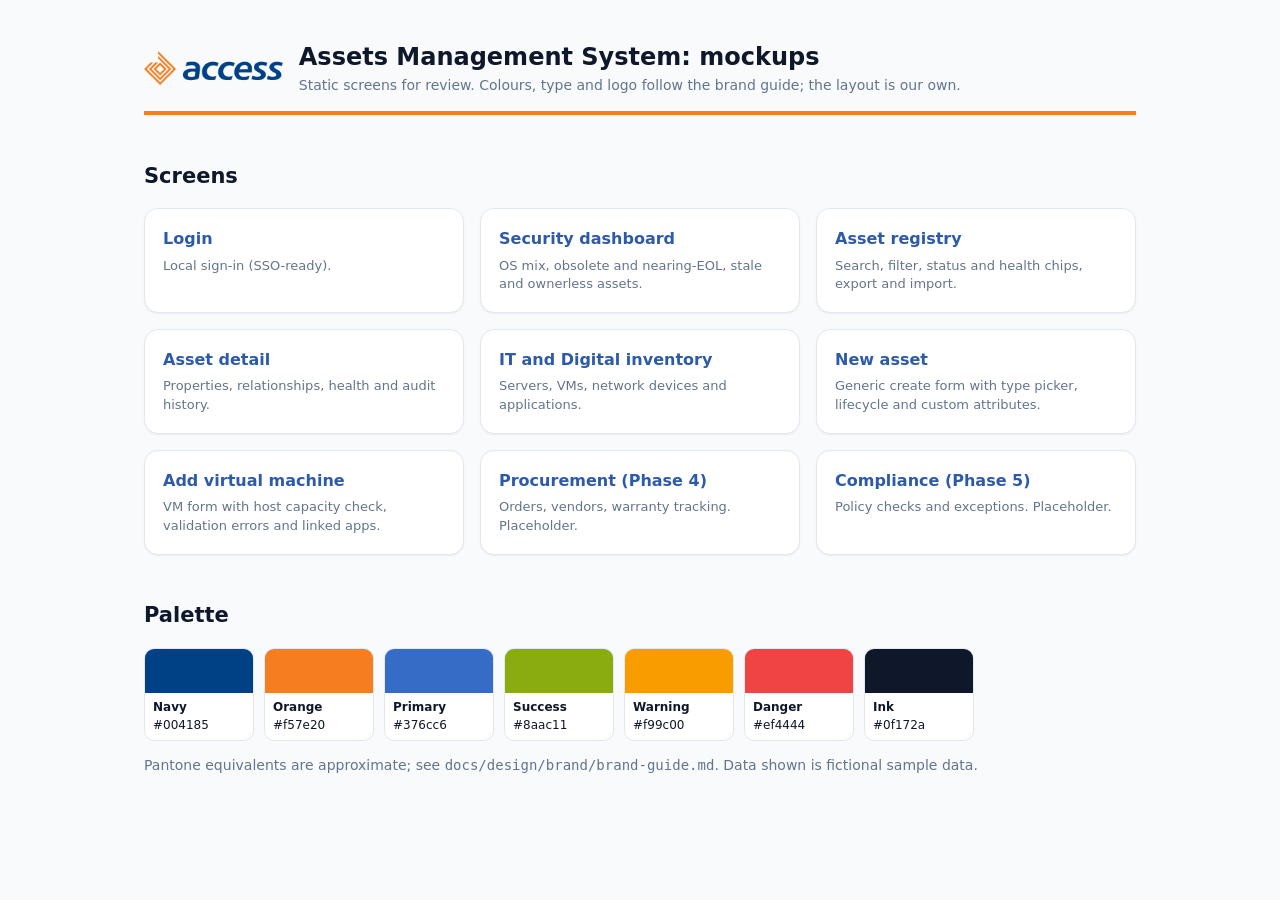
<file: mockups/index.html>
<!doctype html>
<html lang="en">
<head>
  <meta charset="utf-8">
  <meta name="viewport" content="width=device-width, initial-scale=1">
  <title>Assets Management - Mockups</title>
  <link rel="icon" href="../docs/design/brand/favicon-32x32.png">
  <link rel="stylesheet" href="../docs/design/brand/design-tokens.css">
  <link rel="stylesheet" href="assets/styles.css">
</head>
<body>
  <div class="gallery">
    <header>
      <img src="../docs/design/brand/access-logo.png" alt="Access logo">
      <div>
        <h1 style="margin:0;font-size:24px">Assets Management System: mockups</h1>
        <div class="muted">Static screens for review. Colours, type and logo follow the brand guide; the layout is our own.</div>
      </div>
    </header>

    <section>
      <h2>Screens</h2>
      <div class="grid g-3">
        <a class="card tile" href="login.html"><h3>Login</h3><p>Local sign-in (SSO-ready).</p></a>
        <a class="card tile" href="dashboard-security.html"><h3>Security dashboard</h3><p>OS mix, obsolete and nearing-EOL, stale and ownerless assets.</p></a>
        <a class="card tile" href="assets-list.html"><h3>Asset registry</h3><p>Search, filter, status and health chips, export and import.</p></a>
        <a class="card tile" href="asset-detail.html"><h3>Asset detail</h3><p>Properties, relationships, health and audit history.</p></a>
        <a class="card tile" href="it-inventory.html"><h3>IT and Digital inventory</h3><p>Servers, VMs, network devices and applications.</p></a>
        <a class="card tile" href="asset-new.html"><h3>New asset</h3><p>Generic create form with type picker, lifecycle and custom attributes.</p></a>
        <a class="card tile" href="vm-new.html"><h3>Add virtual machine</h3><p>VM form with host capacity check, validation errors and linked apps.</p></a>
        <a class="card tile" href="procurement.html"><h3>Procurement (Phase 4)</h3><p>Orders, vendors, warranty tracking. Placeholder.</p></a>
        <a class="card tile" href="compliance.html"><h3>Compliance (Phase 5)</h3><p>Policy checks and exceptions. Placeholder.</p></a>
      </div>
    </section>

    <section>
      <h2>Palette</h2>
      <div class="swatches">
        <div class="sw"><div style="background:var(--brand-navy)"></div><span><b>Navy</b><br>#004185</span></div>
        <div class="sw"><div style="background:var(--brand-orange)"></div><span><b>Orange</b><br>#f57e20</span></div>
        <div class="sw"><div style="background:var(--primary-500)"></div><span><b>Primary</b><br>#376cc6</span></div>
        <div class="sw"><div style="background:var(--success-500)"></div><span><b>Success</b><br>#8aac11</span></div>
        <div class="sw"><div style="background:var(--warning-500)"></div><span><b>Warning</b><br>#f99c00</span></div>
        <div class="sw"><div style="background:var(--danger-500)"></div><span><b>Danger</b><br>#ef4444</span></div>
        <div class="sw"><div style="background:var(--ink-900)"></div><span><b>Ink</b><br>#0f172a</span></div>
      </div>
      <p class="muted">Pantone equivalents are approximate; see <code>docs/design/brand/brand-guide.md</code>. Data shown is fictional sample data.</p>
    </section>
  </div>
</body>
</html>
</file>
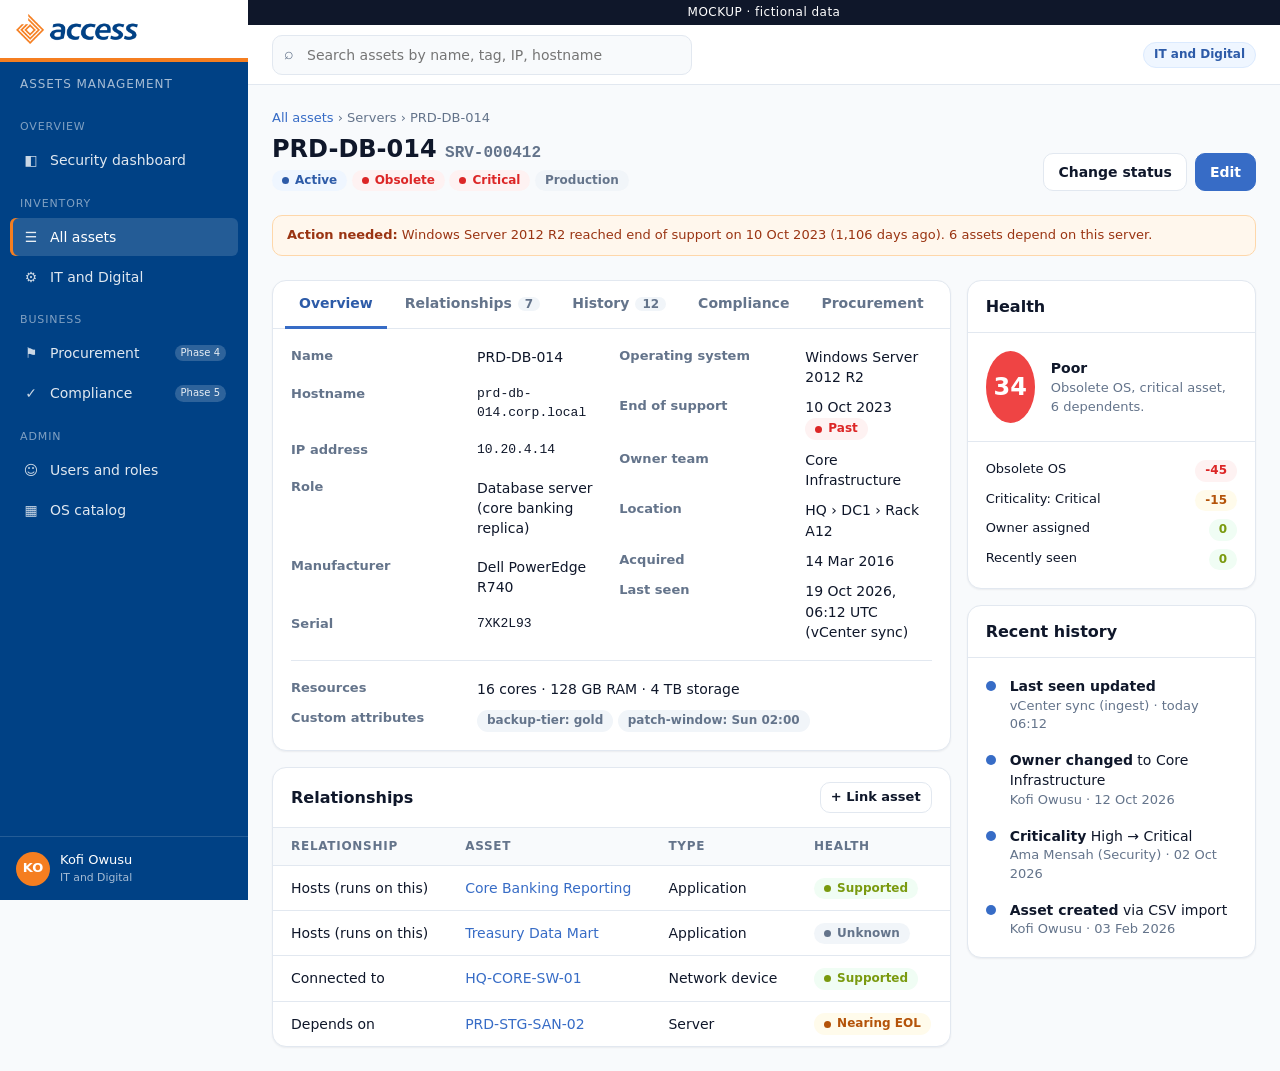
<file: mockups/asset-detail.html>
<!doctype html>
<html lang="en">
<head>
  <meta charset="utf-8">
  <meta name="viewport" content="width=device-width, initial-scale=1">
  <title>PRD-DB-014 - Assets Management</title>
  <link rel="icon" href="../docs/design/brand/favicon-32x32.png">
  <link rel="stylesheet" href="../docs/design/brand/design-tokens.css">
  <link rel="stylesheet" href="assets/styles.css">
</head>
<body>
<div class="shell">
  <aside class="sidebar">
    <div class="logo-block"><img src="../docs/design/brand/access-logo.png" alt="Access logo"></div>
    <div class="product">Assets Management</div>
    <nav class="nav">
      <div class="group">Overview</div>
      <a href="dashboard-security.html"><span class="ico">&#9703;</span>Security dashboard</a>
      <div class="group">Inventory</div>
      <a class="active" href="assets-list.html"><span class="ico">&#9776;</span>All assets</a>
      <a href="it-inventory.html"><span class="ico">&#9881;</span>IT and Digital</a>
      <div class="group">Business</div>
      <a href="procurement.html"><span class="ico">&#9873;</span>Procurement <span class="soon">Phase 4</span></a>
      <a href="compliance.html"><span class="ico">&#10003;</span>Compliance <span class="soon">Phase 5</span></a>
      <div class="group">Admin</div>
      <a href="#"><span class="ico">&#9786;</span>Users and roles</a>
      <a href="#"><span class="ico">&#9638;</span>OS catalog</a>
    </nav>
    <div class="user"><div class="avatar">KO</div><div>Kofi Owusu<small>IT and Digital</small></div></div>
  </aside>

  <div class="main">
    <div class="banner-mock">MOCKUP &middot; fictional data</div>
    <div class="topbar">
      <div class="search"><input placeholder="Search assets by name, tag, IP, hostname" aria-label="Search"></div>
      <div class="spacer"></div>
      <span class="role-badge">IT and Digital</span>
    </div>

    <main class="content">
      <div>
        <div class="crumbs"><a href="assets-list.html">All assets</a> &rsaquo; Servers &rsaquo; PRD-DB-014</div>
        <div class="page-head">
          <div>
            <h1>PRD-DB-014 <span class="mono muted" style="font-size:16px">SRV-000412</span></h1>
            <p><span class="chip info">Active</span> <span class="chip danger">Obsolete</span> <span class="chip danger">Critical</span> <span class="chip nodot grey">Production</span></p>
          </div>
          <div class="actions">
            <a class="btn" href="#">Change status</a>
            <a class="btn primary" href="#">Edit</a>
          </div>
        </div>
      </div>

      <div class="note"><b>Action needed:</b> Windows Server 2012 R2 reached end of support on 10 Oct 2023 (1,106 days ago). 6 assets depend on this server.</div>

      <section class="grid g-21">
        <div style="display:flex;flex-direction:column;gap:16px">
          <div class="card">
            <div class="tabs"><a class="active" href="#">Overview</a><a href="#">Relationships<span class="count">7</span></a><a href="#">History<span class="count">12</span></a><a href="#">Compliance</a><a href="#">Procurement</a></div>
            <div class="body">
              <div class="grid g-2">
                <dl class="props">
                  <dt>Name</dt><dd>PRD-DB-014</dd>
                  <dt>Hostname</dt><dd class="mono">prd-db-014.corp.local</dd>
                  <dt>IP address</dt><dd class="mono">10.20.4.14</dd>
                  <dt>Role</dt><dd>Database server (core banking replica)</dd>
                  <dt>Manufacturer</dt><dd>Dell PowerEdge R740</dd>
                  <dt>Serial</dt><dd class="mono">7XK2L93</dd>
                </dl>
                <dl class="props">
                  <dt>Operating system</dt><dd>Windows Server 2012 R2</dd>
                  <dt>End of support</dt><dd>10 Oct 2023 <span class="chip danger">Past</span></dd>
                  <dt>Owner team</dt><dd>Core Infrastructure</dd>
                  <dt>Location</dt><dd>HQ &rsaquo; DC1 &rsaquo; Rack A12</dd>
                  <dt>Acquired</dt><dd>14 Mar 2016</dd>
                  <dt>Last seen</dt><dd>19 Oct 2026, 06:12 UTC (vCenter sync)</dd>
                </dl>
              </div>
              <hr style="border:0;border-top:1px solid var(--line);margin:18px 0">
              <dl class="props">
                <dt>Resources</dt><dd>16 cores &middot; 128 GB RAM &middot; 4 TB storage</dd>
                <dt>Custom attributes</dt><dd><span class="chip nodot grey">backup-tier: gold</span> <span class="chip nodot grey">patch-window: Sun 02:00</span></dd>
              </dl>
            </div>
          </div>

          <div class="card">
            <header><h2>Relationships</h2><a class="right btn sm" href="#">+ Link asset</a></header>
            <div class="table-wrap">
            <table>
              <thead><tr><th>Relationship</th><th>Asset</th><th>Type</th><th>Health</th></tr></thead>
              <tbody>
                <tr><td>Hosts (runs on this)</td><td><a href="asset-detail.html">Core Banking Reporting</a></td><td>Application</td><td><span class="chip ok">Supported</span></td></tr>
                <tr><td>Hosts (runs on this)</td><td><a href="asset-detail.html">Treasury Data Mart</a></td><td>Application</td><td><span class="chip grey">Unknown</span></td></tr>
                <tr><td>Connected to</td><td><a href="asset-detail.html">HQ-CORE-SW-01</a></td><td>Network device</td><td><span class="chip ok">Supported</span></td></tr>
                <tr><td>Depends on</td><td><a href="asset-detail.html">PRD-STG-SAN-02</a></td><td>Server</td><td><span class="chip warn">Nearing EOL</span></td></tr>
              </tbody>
            </table>
            </div>
          </div>
        </div>

        <div style="display:flex;flex-direction:column;gap:16px">
          <div class="card">
            <header><h2>Health</h2></header>
            <div class="body" style="display:flex;gap:16px;align-items:center">
              <div class="score low" style="width:72px;height:72px;font-size:24px">34</div>
              <div>
                <b>Poor</b>
                <div class="muted" style="font-size:13px">Obsolete OS, critical asset, 6 dependents.</div>
              </div>
            </div>
            <div class="body" style="border-top:1px solid var(--line);display:grid;gap:8px;font-size:13px">
              <div style="display:flex;justify-content:space-between"><span>Obsolete OS</span><span class="chip danger nodot">-45</span></div>
              <div style="display:flex;justify-content:space-between"><span>Criticality: Critical</span><span class="chip warn nodot">-15</span></div>
              <div style="display:flex;justify-content:space-between"><span>Owner assigned</span><span class="chip ok nodot">0</span></div>
              <div style="display:flex;justify-content:space-between"><span>Recently seen</span><span class="chip ok nodot">0</span></div>
            </div>
          </div>

          <div class="card">
            <header><h2>Recent history</h2></header>
            <div class="body">
              <ul class="timeline">
                <li><div><b>Last seen updated</b><div class="muted" style="font-size:13px">vCenter sync (ingest) &middot; today 06:12</div></div></li>
                <li><div><b>Owner changed</b> to Core Infrastructure<div class="muted" style="font-size:13px">Kofi Owusu &middot; 12 Oct 2026</div></div></li>
                <li><div><b>Criticality</b> High &rarr; Critical<div class="muted" style="font-size:13px">Ama Mensah (Security) &middot; 02 Oct 2026</div></div></li>
                <li><div><b>Asset created</b> via CSV import<div class="muted" style="font-size:13px">Kofi Owusu &middot; 03 Feb 2026</div></div></li>
              </ul>
            </div>
          </div>
        </div>
      </section>
    </main>
  </div>
</div>
</body>
</html>
</file>
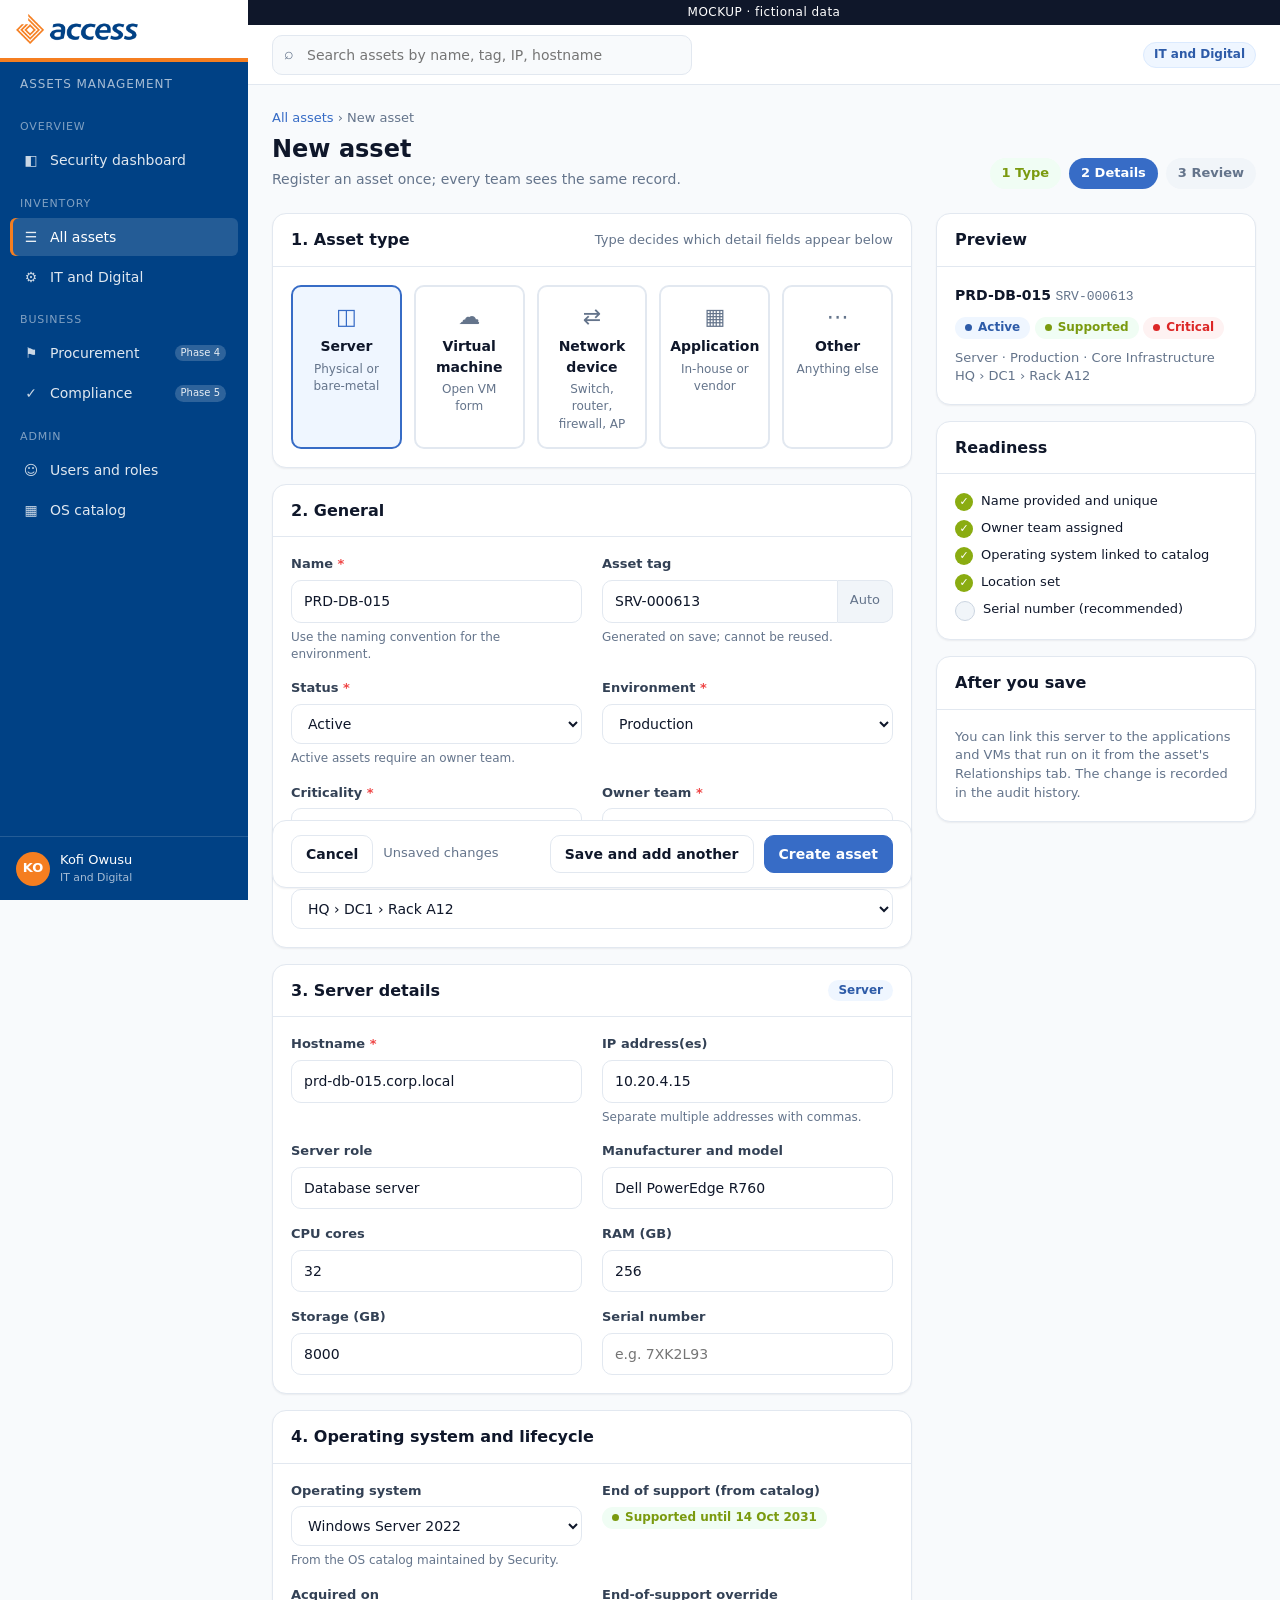
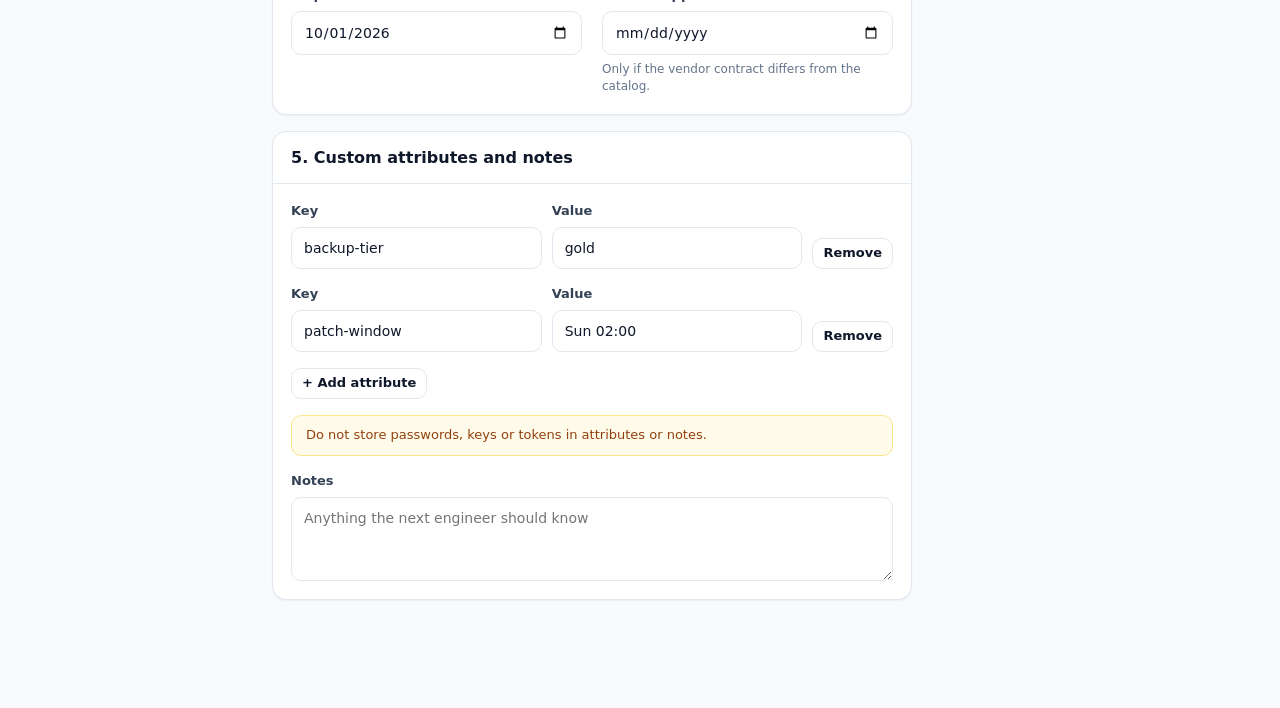
<file: mockups/asset-new.html>
<!doctype html>
<html lang="en">
<head>
  <meta charset="utf-8">
  <meta name="viewport" content="width=device-width, initial-scale=1">
  <title>New asset - Assets Management</title>
  <link rel="icon" href="../docs/design/brand/favicon-32x32.png">
  <link rel="stylesheet" href="../docs/design/brand/design-tokens.css">
  <link rel="stylesheet" href="assets/styles.css">
</head>
<body>
<div class="shell">
  <aside class="sidebar">
    <div class="logo-block"><img src="../docs/design/brand/access-logo.png" alt="Access logo"></div>
    <div class="product">Assets Management</div>
    <nav class="nav">
      <div class="group">Overview</div>
      <a href="dashboard-security.html"><span class="ico">&#9703;</span>Security dashboard</a>
      <div class="group">Inventory</div>
      <a class="active" href="assets-list.html"><span class="ico">&#9776;</span>All assets</a>
      <a href="it-inventory.html"><span class="ico">&#9881;</span>IT and Digital</a>
      <div class="group">Business</div>
      <a href="procurement.html"><span class="ico">&#9873;</span>Procurement <span class="soon">Phase 4</span></a>
      <a href="compliance.html"><span class="ico">&#10003;</span>Compliance <span class="soon">Phase 5</span></a>
      <div class="group">Admin</div>
      <a href="#"><span class="ico">&#9786;</span>Users and roles</a>
      <a href="#"><span class="ico">&#9638;</span>OS catalog</a>
    </nav>
    <div class="user"><div class="avatar">KO</div><div>Kofi Owusu<small>IT and Digital</small></div></div>
  </aside>

  <div class="main">
    <div class="banner-mock">MOCKUP &middot; fictional data</div>
    <div class="topbar">
      <div class="search"><input placeholder="Search assets by name, tag, IP, hostname" aria-label="Search"></div>
      <div class="spacer"></div>
      <span class="role-badge">IT and Digital</span>
    </div>

    <main class="content">
      <div>
        <div class="crumbs"><a href="assets-list.html">All assets</a> &rsaquo; New asset</div>
        <div class="page-head">
          <div>
            <h1>New asset</h1>
            <p>Register an asset once; every team sees the same record.</p>
          </div>
          <div class="actions">
            <div class="stepper"><span class="done">1 Type</span><span class="current">2 Details</span><span>3 Review</span></div>
          </div>
        </div>
      </div>

      <form class="form-layout" onsubmit="return false">
        <div class="form-stack">

          <section class="card">
            <header><h2>1. Asset type</h2><span class="right muted" style="font-size:13px">Type decides which detail fields appear below</span></header>
            <div class="body">
              <div class="type-cards">
                <a class="type-card selected" href="#"><span class="glyph">&#9707;</span><b>Server</b><small>Physical or bare-metal</small></a>
                <a class="type-card" href="vm-new.html"><span class="glyph">&#9729;</span><b>Virtual machine</b><small>Open VM form</small></a>
                <a class="type-card" href="#"><span class="glyph">&#8644;</span><b>Network device</b><small>Switch, router, firewall, AP</small></a>
                <a class="type-card" href="#"><span class="glyph">&#9638;</span><b>Application</b><small>In-house or vendor</small></a>
                <a class="type-card" href="#"><span class="glyph">&#8943;</span><b>Other</b><small>Anything else</small></a>
              </div>
            </div>
          </section>

          <section class="card">
            <header><h2>2. General</h2></header>
            <div class="body form-grid">
              <div class="field">
                <label class="req" for="name">Name</label>
                <input class="input" id="name" placeholder="e.g. PRD-DB-015" value="PRD-DB-015">
                <span class="hint">Use the naming convention for the environment.</span>
              </div>
              <div class="field">
                <label for="tag">Asset tag</label>
                <div class="input-group"><input class="input mono" id="tag" value="SRV-000613" readonly><span class="addon">Auto</span></div>
                <span class="hint">Generated on save; cannot be reused.</span>
              </div>
              <div class="field">
                <label class="req" for="status">Status</label>
                <select class="select" id="status" style="padding:10px 12px"><option>Planned</option><option selected>Active</option><option>Retired</option></select>
                <span class="hint">Active assets require an owner team.</span>
              </div>
              <div class="field">
                <label class="req" for="env">Environment</label>
                <select class="select" id="env" style="padding:10px 12px"><option selected>Production</option><option>UAT</option><option>Development</option><option>DR</option><option>Not applicable</option></select>
              </div>
              <div class="field">
                <label class="req" for="crit">Criticality</label>
                <select class="select" id="crit" style="padding:10px 12px"><option>Low</option><option>Medium</option><option>High</option><option selected>Critical</option></select>
              </div>
              <div class="field">
                <label class="req" for="owner">Owner team</label>
                <select class="select" id="owner" style="padding:10px 12px"><option>Select a team</option><option selected>Core Infrastructure</option><option>Digital Channels</option><option>Network Operations</option><option>Branch Technology</option></select>
              </div>
              <div class="field full">
                <label for="loc">Location</label>
                <select class="select" id="loc" style="padding:10px 12px"><option>HQ &rsaquo; DC1 &rsaquo; Rack A12</option><option>HQ &rsaquo; DC1 &rsaquo; Rack A13</option><option>HQ &rsaquo; MDF &rsaquo; Rack B01</option><option>Kumasi Branch &rsaquo; Floor 1</option></select>
              </div>
            </div>
          </section>

          <section class="card">
            <header><h2>3. Server details</h2><span class="chip info nodot right">Server</span></header>
            <div class="body form-grid">
              <div class="field">
                <label class="req" for="host">Hostname</label>
                <input class="input mono" id="host" value="prd-db-015.corp.local">
              </div>
              <div class="field">
                <label for="ip">IP address(es)</label>
                <input class="input mono" id="ip" value="10.20.4.15">
                <span class="hint">Separate multiple addresses with commas.</span>
              </div>
              <div class="field">
                <label for="role">Server role</label>
                <input class="input" id="role" value="Database server">
              </div>
              <div class="field">
                <label for="mfr">Manufacturer and model</label>
                <input class="input" id="mfr" value="Dell PowerEdge R760">
              </div>
              <div class="field">
                <label for="cpu">CPU cores</label>
                <input class="input" id="cpu" type="number" value="32">
              </div>
              <div class="field">
                <label for="ram">RAM (GB)</label>
                <input class="input" id="ram" type="number" value="256">
              </div>
              <div class="field">
                <label for="stor">Storage (GB)</label>
                <input class="input" id="stor" type="number" value="8000">
              </div>
              <div class="field">
                <label for="sn">Serial number</label>
                <input class="input mono" id="sn" placeholder="e.g. 7XK2L93">
              </div>
            </div>
          </section>

          <section class="card">
            <header><h2>4. Operating system and lifecycle</h2></header>
            <div class="body form-grid">
              <div class="field">
                <label for="os">Operating system</label>
                <select class="select" id="os" style="padding:10px 12px"><option>Windows Server 2025</option><option selected>Windows Server 2022</option><option>Windows Server 2019</option><option>Windows Server 2016</option><option>Windows Server 2012 R2</option><option>RHEL 9</option><option>Ubuntu 22.04 LTS</option></select>
                <span class="hint">From the OS catalog maintained by Security.</span>
              </div>
              <div class="field">
                <label>End of support (from catalog)</label>
                <div><span class="chip ok">Supported until 14 Oct 2031</span></div>
              </div>
              <div class="field">
                <label for="acq">Acquired on</label>
                <input class="input" id="acq" type="date" value="2026-10-01">
              </div>
              <div class="field">
                <label for="eos">End-of-support override</label>
                <input class="input" id="eos" type="date">
                <span class="hint">Only if the vendor contract differs from the catalog.</span>
              </div>
            </div>
          </section>

          <section class="card">
            <header><h2>5. Custom attributes and notes</h2></header>
            <div class="body form-stack">
              <div class="kv-row">
                <div class="field"><label>Key</label><input class="input" value="backup-tier"></div>
                <div class="field"><label>Value</label><input class="input" value="gold"></div>
                <a class="btn sm" href="#">Remove</a>
              </div>
              <div class="kv-row">
                <div class="field"><label>Key</label><input class="input" value="patch-window"></div>
                <div class="field"><label>Value</label><input class="input" value="Sun 02:00"></div>
                <a class="btn sm" href="#">Remove</a>
              </div>
              <div><a class="btn sm" href="#">+ Add attribute</a></div>
              <div class="inline-callout warn">Do not store passwords, keys or tokens in attributes or notes.</div>
              <div class="field">
                <label for="notes">Notes</label>
                <textarea class="input" id="notes" placeholder="Anything the next engineer should know"></textarea>
              </div>
            </div>
          </section>

          <div class="form-actions">
            <a class="btn" href="assets-list.html">Cancel</a>
            <span class="muted" style="font-size:13px">Unsaved changes</span>
            <div class="right">
              <a class="btn" href="#">Save and add another</a>
              <a class="btn primary" href="asset-detail.html">Create asset</a>
            </div>
          </div>
        </div>

        <aside class="sticky-side">
          <div class="card">
            <header><h2>Preview</h2></header>
            <div class="body" style="display:grid;gap:10px">
              <div><b>PRD-DB-015</b> <span class="mono muted">SRV-000613</span></div>
              <div><span class="chip info">Active</span> <span class="chip ok">Supported</span> <span class="chip danger">Critical</span></div>
              <div class="muted" style="font-size:13px">Server &middot; Production &middot; Core Infrastructure<br>HQ &rsaquo; DC1 &rsaquo; Rack A12</div>
            </div>
          </div>
          <div class="card">
            <header><h2>Readiness</h2></header>
            <div class="body">
              <ul class="checklist">
                <li>Name provided and unique</li>
                <li>Owner team assigned</li>
                <li>Operating system linked to catalog</li>
                <li>Location set</li>
                <li class="todo">Serial number (recommended)</li>
              </ul>
            </div>
          </div>
          <div class="card">
            <header><h2>After you save</h2></header>
            <div class="body muted" style="font-size:13px">
              You can link this server to the applications and VMs that run on it from the asset's Relationships tab. The change is recorded in the audit history.
            </div>
          </div>
        </aside>
      </form>
    </main>
  </div>
</div>
</body>
</html>
</file>
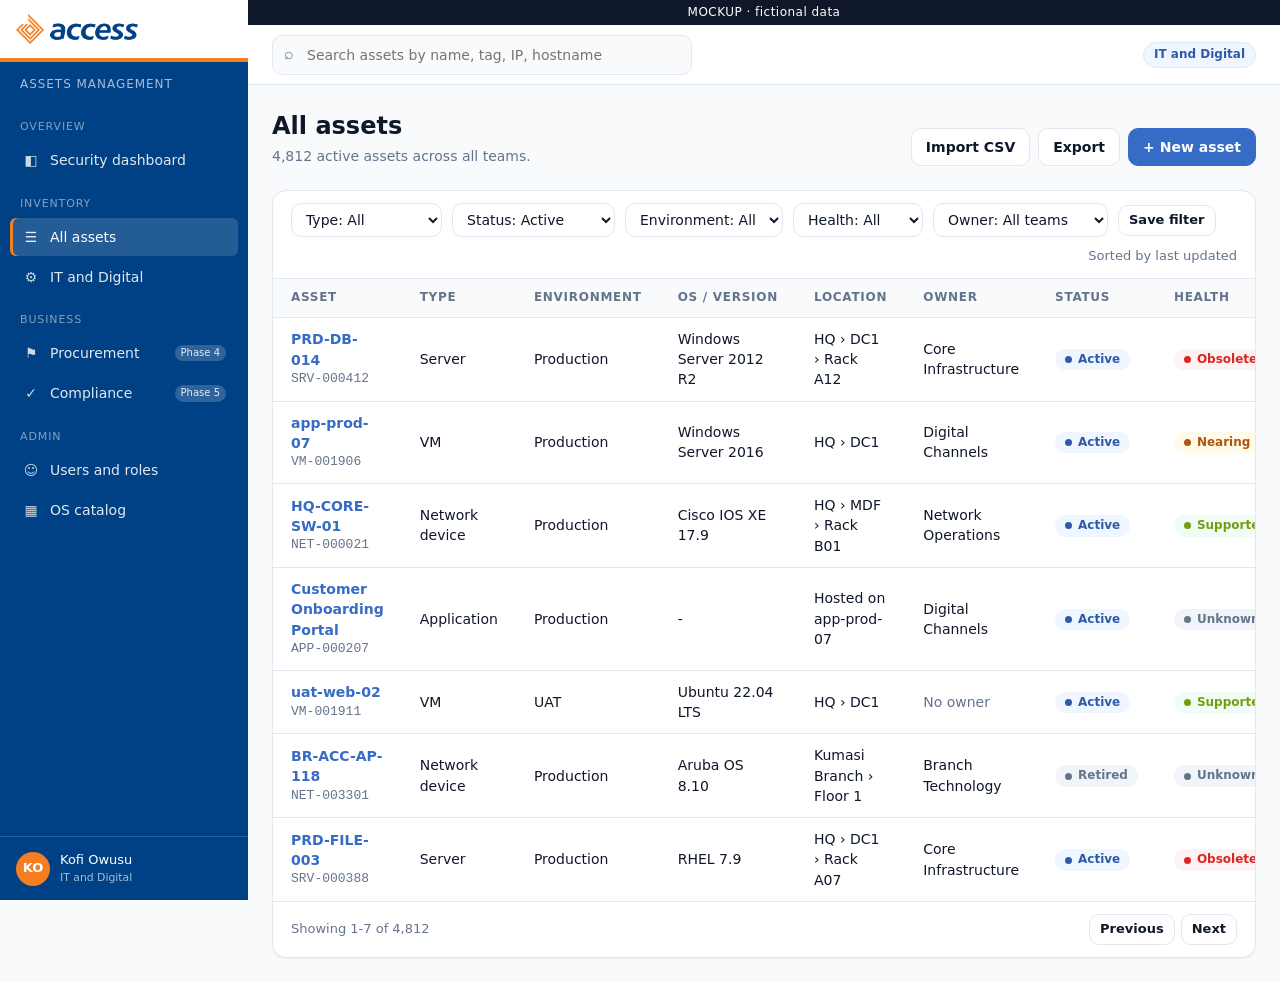
<file: mockups/assets-list.html>
<!doctype html>
<html lang="en">
<head>
  <meta charset="utf-8">
  <meta name="viewport" content="width=device-width, initial-scale=1">
  <title>Asset registry - Assets Management</title>
  <link rel="icon" href="../docs/design/brand/favicon-32x32.png">
  <link rel="stylesheet" href="../docs/design/brand/design-tokens.css">
  <link rel="stylesheet" href="assets/styles.css">
</head>
<body>
<div class="shell">
  <aside class="sidebar">
    <div class="logo-block"><img src="../docs/design/brand/access-logo.png" alt="Access logo"></div>
    <div class="product">Assets Management</div>
    <nav class="nav">
      <div class="group">Overview</div>
      <a href="dashboard-security.html"><span class="ico">&#9703;</span>Security dashboard</a>
      <div class="group">Inventory</div>
      <a class="active" href="assets-list.html"><span class="ico">&#9776;</span>All assets</a>
      <a href="it-inventory.html"><span class="ico">&#9881;</span>IT and Digital</a>
      <div class="group">Business</div>
      <a href="procurement.html"><span class="ico">&#9873;</span>Procurement <span class="soon">Phase 4</span></a>
      <a href="compliance.html"><span class="ico">&#10003;</span>Compliance <span class="soon">Phase 5</span></a>
      <div class="group">Admin</div>
      <a href="#"><span class="ico">&#9786;</span>Users and roles</a>
      <a href="#"><span class="ico">&#9638;</span>OS catalog</a>
    </nav>
    <div class="user"><div class="avatar">KO</div><div>Kofi Owusu<small>IT and Digital</small></div></div>
  </aside>

  <div class="main">
    <div class="banner-mock">MOCKUP &middot; fictional data</div>
    <div class="topbar">
      <div class="search"><input placeholder="Search assets by name, tag, IP, hostname" aria-label="Search"></div>
      <div class="spacer"></div>
      <span class="role-badge">IT and Digital</span>
    </div>

    <main class="content">
      <div class="page-head">
        <div>
          <h1>All assets</h1>
          <p>4,812 active assets across all teams.</p>
        </div>
        <div class="actions">
          <a class="btn" href="#">Import CSV</a>
          <a class="btn" href="#">Export</a>
          <a class="btn primary" href="asset-new.html">+ New asset</a>
        </div>
      </div>

      <section class="card">
        <div class="toolbar">
          <select class="select" aria-label="Type"><option>Type: All</option><option>Server</option><option>VM</option><option>Network device</option><option>Application</option></select>
          <select class="select" aria-label="Status"><option>Status: Active</option><option>Planned</option><option>Retired</option><option>Decommissioned</option></select>
          <select class="select" aria-label="Environment"><option>Environment: All</option><option>Production</option><option>UAT</option><option>Development</option></select>
          <select class="select" aria-label="Health"><option>Health: All</option><option>Obsolete</option><option>Nearing EOL</option><option>Supported</option><option>Unknown</option></select>
          <select class="select" aria-label="Owner"><option>Owner: All teams</option><option>Core Infrastructure</option><option>Digital Channels</option></select>
          <a class="btn sm" href="#">Save filter</a>
          <span class="muted" style="margin-left:auto;font-size:13px">Sorted by last updated</span>
        </div>
        <div class="table-wrap">
        <table>
          <thead><tr><th>Asset</th><th>Type</th><th>Environment</th><th>OS / version</th><th>Location</th><th>Owner</th><th>Status</th><th>Health</th><th>Updated</th></tr></thead>
          <tbody>
            <tr><td><a href="asset-detail.html"><b>PRD-DB-014</b></a><div class="mono muted">SRV-000412</div></td><td>Server</td><td>Production</td><td>Windows Server 2012 R2</td><td>HQ &rsaquo; DC1 &rsaquo; Rack A12</td><td>Core Infrastructure</td><td><span class="chip info">Active</span></td><td><span class="chip danger">Obsolete</span></td><td class="muted">2 h ago</td></tr>
            <tr><td><a href="asset-detail.html"><b>app-prod-07</b></a><div class="mono muted">VM-001906</div></td><td>VM</td><td>Production</td><td>Windows Server 2016</td><td>HQ &rsaquo; DC1</td><td>Digital Channels</td><td><span class="chip info">Active</span></td><td><span class="chip warn">Nearing EOL</span></td><td class="muted">5 h ago</td></tr>
            <tr><td><a href="asset-detail.html"><b>HQ-CORE-SW-01</b></a><div class="mono muted">NET-000021</div></td><td>Network device</td><td>Production</td><td>Cisco IOS XE 17.9</td><td>HQ &rsaquo; MDF &rsaquo; Rack B01</td><td>Network Operations</td><td><span class="chip info">Active</span></td><td><span class="chip ok">Supported</span></td><td class="muted">Yesterday</td></tr>
            <tr><td><a href="asset-detail.html"><b>Customer Onboarding Portal</b></a><div class="mono muted">APP-000207</div></td><td>Application</td><td>Production</td><td>-</td><td>Hosted on app-prod-07</td><td>Digital Channels</td><td><span class="chip info">Active</span></td><td><span class="chip grey">Unknown</span></td><td class="muted">Yesterday</td></tr>
            <tr><td><a href="asset-detail.html"><b>uat-web-02</b></a><div class="mono muted">VM-001911</div></td><td>VM</td><td>UAT</td><td>Ubuntu 22.04 LTS</td><td>HQ &rsaquo; DC1</td><td><span class="muted">No owner</span></td><td><span class="chip info">Active</span></td><td><span class="chip ok">Supported</span></td><td class="muted">3 days ago</td></tr>
            <tr><td><a href="asset-detail.html"><b>BR-ACC-AP-118</b></a><div class="mono muted">NET-003301</div></td><td>Network device</td><td>Production</td><td>Aruba OS 8.10</td><td>Kumasi Branch &rsaquo; Floor 1</td><td>Branch Technology</td><td><span class="chip grey">Retired</span></td><td><span class="chip grey">Unknown</span></td><td class="muted">1 week ago</td></tr>
            <tr><td><a href="asset-detail.html"><b>PRD-FILE-003</b></a><div class="mono muted">SRV-000388</div></td><td>Server</td><td>Production</td><td>RHEL 7.9</td><td>HQ &rsaquo; DC1 &rsaquo; Rack A07</td><td>Core Infrastructure</td><td><span class="chip info">Active</span></td><td><span class="chip danger">Obsolete</span></td><td class="muted">1 week ago</td></tr>
          </tbody>
        </table>
        </div>
        <div class="pager">
          <span>Showing 1-7 of 4,812</span>
          <span class="right"><a class="btn sm" href="#">Previous</a><a class="btn sm" href="#">Next</a></span>
        </div>
      </section>
    </main>
  </div>
</div>
</body>
</html>
</file>
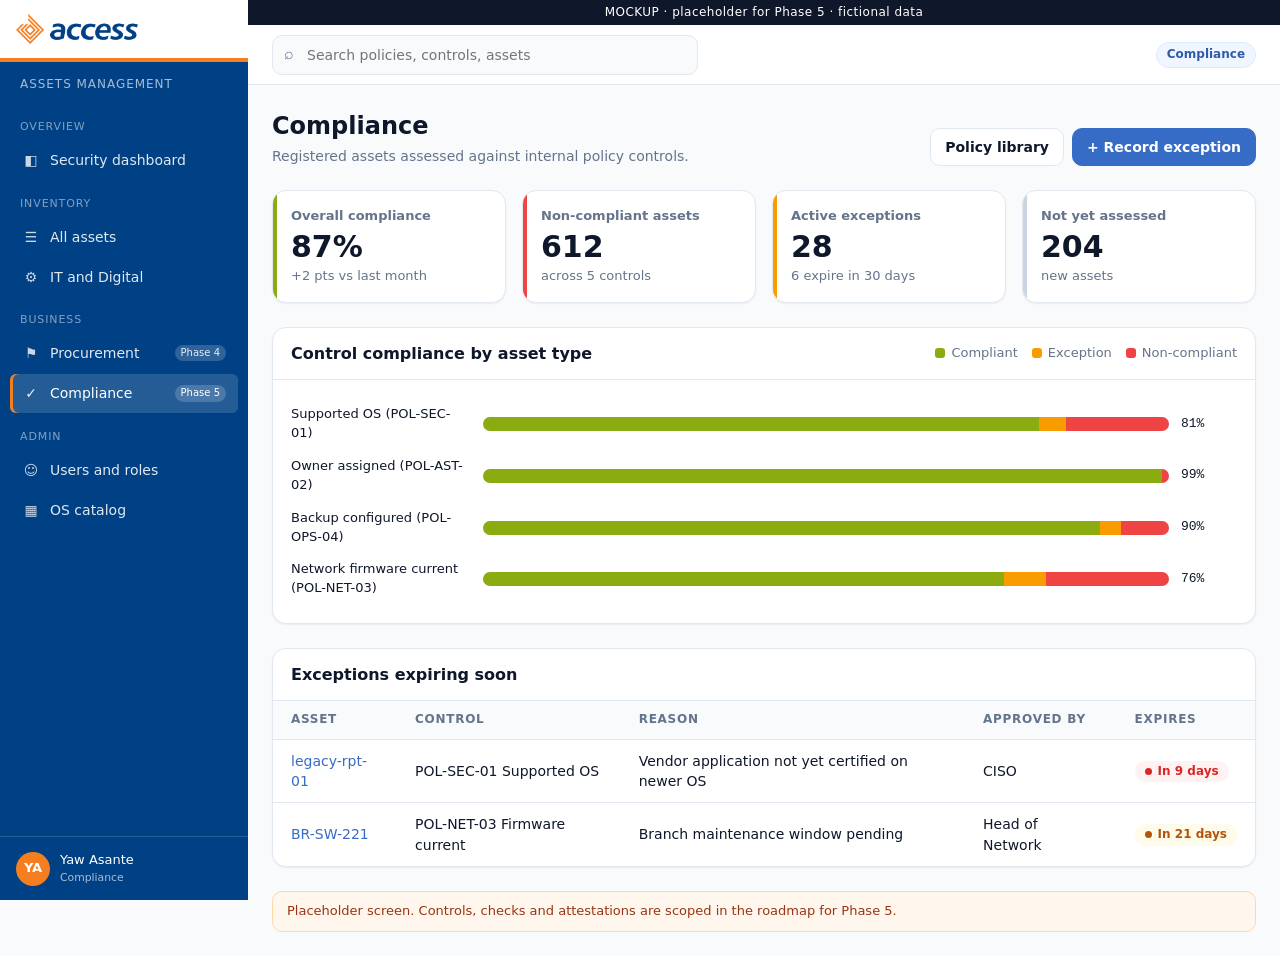
<file: mockups/compliance.html>
<!doctype html>
<html lang="en">
<head>
  <meta charset="utf-8">
  <meta name="viewport" content="width=device-width, initial-scale=1">
  <title>Compliance - Assets Management</title>
  <link rel="icon" href="../docs/design/brand/favicon-32x32.png">
  <link rel="stylesheet" href="../docs/design/brand/design-tokens.css">
  <link rel="stylesheet" href="assets/styles.css">
</head>
<body>
<div class="shell">
  <aside class="sidebar">
    <div class="logo-block"><img src="../docs/design/brand/access-logo.png" alt="Access logo"></div>
    <div class="product">Assets Management</div>
    <nav class="nav">
      <div class="group">Overview</div>
      <a href="dashboard-security.html"><span class="ico">&#9703;</span>Security dashboard</a>
      <div class="group">Inventory</div>
      <a href="assets-list.html"><span class="ico">&#9776;</span>All assets</a>
      <a href="it-inventory.html"><span class="ico">&#9881;</span>IT and Digital</a>
      <div class="group">Business</div>
      <a href="procurement.html"><span class="ico">&#9873;</span>Procurement <span class="soon">Phase 4</span></a>
      <a class="active" href="compliance.html"><span class="ico">&#10003;</span>Compliance <span class="soon">Phase 5</span></a>
      <div class="group">Admin</div>
      <a href="#"><span class="ico">&#9786;</span>Users and roles</a>
      <a href="#"><span class="ico">&#9638;</span>OS catalog</a>
    </nav>
    <div class="user"><div class="avatar">YA</div><div>Yaw Asante<small>Compliance</small></div></div>
  </aside>

  <div class="main">
    <div class="banner-mock">MOCKUP &middot; placeholder for Phase 5 &middot; fictional data</div>
    <div class="topbar">
      <div class="search"><input placeholder="Search policies, controls, assets" aria-label="Search"></div>
      <div class="spacer"></div>
      <span class="role-badge">Compliance</span>
    </div>

    <main class="content">
      <div class="page-head">
        <div>
          <h1>Compliance</h1>
          <p>Registered assets assessed against internal policy controls.</p>
        </div>
        <div class="actions">
          <a class="btn" href="#">Policy library</a>
          <a class="btn primary" href="#">+ Record exception</a>
        </div>
      </div>

      <section class="grid g-4">
        <div class="card kpi ok"><span class="label">Overall compliance</span><span class="value">87%</span><span class="delta">+2 pts vs last month</span></div>
        <div class="card kpi danger"><span class="label">Non-compliant assets</span><span class="value">612</span><span class="delta">across 5 controls</span></div>
        <div class="card kpi warn"><span class="label">Active exceptions</span><span class="value">28</span><span class="delta">6 expire in 30 days</span></div>
        <div class="card kpi neutral"><span class="label">Not yet assessed</span><span class="value">204</span><span class="delta">new assets</span></div>
      </section>

      <section class="card">
        <header><h2>Control compliance by asset type</h2>
          <div class="right legend"><span><i class="s-ok"></i>Compliant</span><span><i class="s-warn"></i>Exception</span><span><i class="s-danger"></i>Non-compliant</span></div>
        </header>
        <div class="body">
          <div class="bar-row"><span>Supported OS (POL-SEC-01)</span><div class="bar"><span class="s-ok" style="width:81%"></span><span class="s-warn" style="width:4%"></span><span class="s-danger" style="width:15%"></span></div><span class="mono">81%</span></div>
          <div class="bar-row"><span>Owner assigned (POL-AST-02)</span><div class="bar"><span class="s-ok" style="width:99%"></span><span class="s-danger" style="width:1%"></span></div><span class="mono">99%</span></div>
          <div class="bar-row"><span>Backup configured (POL-OPS-04)</span><div class="bar"><span class="s-ok" style="width:90%"></span><span class="s-warn" style="width:3%"></span><span class="s-danger" style="width:7%"></span></div><span class="mono">90%</span></div>
          <div class="bar-row"><span>Network firmware current (POL-NET-03)</span><div class="bar"><span class="s-ok" style="width:76%"></span><span class="s-warn" style="width:6%"></span><span class="s-danger" style="width:18%"></span></div><span class="mono">76%</span></div>
        </div>
      </section>

      <section class="card">
        <header><h2>Exceptions expiring soon</h2></header>
        <div class="table-wrap">
        <table>
          <thead><tr><th>Asset</th><th>Control</th><th>Reason</th><th>Approved by</th><th>Expires</th></tr></thead>
          <tbody>
            <tr><td><a href="asset-detail.html">legacy-rpt-01</a></td><td>POL-SEC-01 Supported OS</td><td>Vendor application not yet certified on newer OS</td><td>CISO</td><td><span class="chip danger">In 9 days</span></td></tr>
            <tr><td><a href="asset-detail.html">BR-SW-221</a></td><td>POL-NET-03 Firmware current</td><td>Branch maintenance window pending</td><td>Head of Network</td><td><span class="chip warn">In 21 days</span></td></tr>
          </tbody>
        </table>
        </div>
      </section>
      <div class="note">Placeholder screen. Controls, checks and attestations are scoped in the roadmap for Phase 5.</div>
    </main>
  </div>
</div>
</body>
</html>
</file>
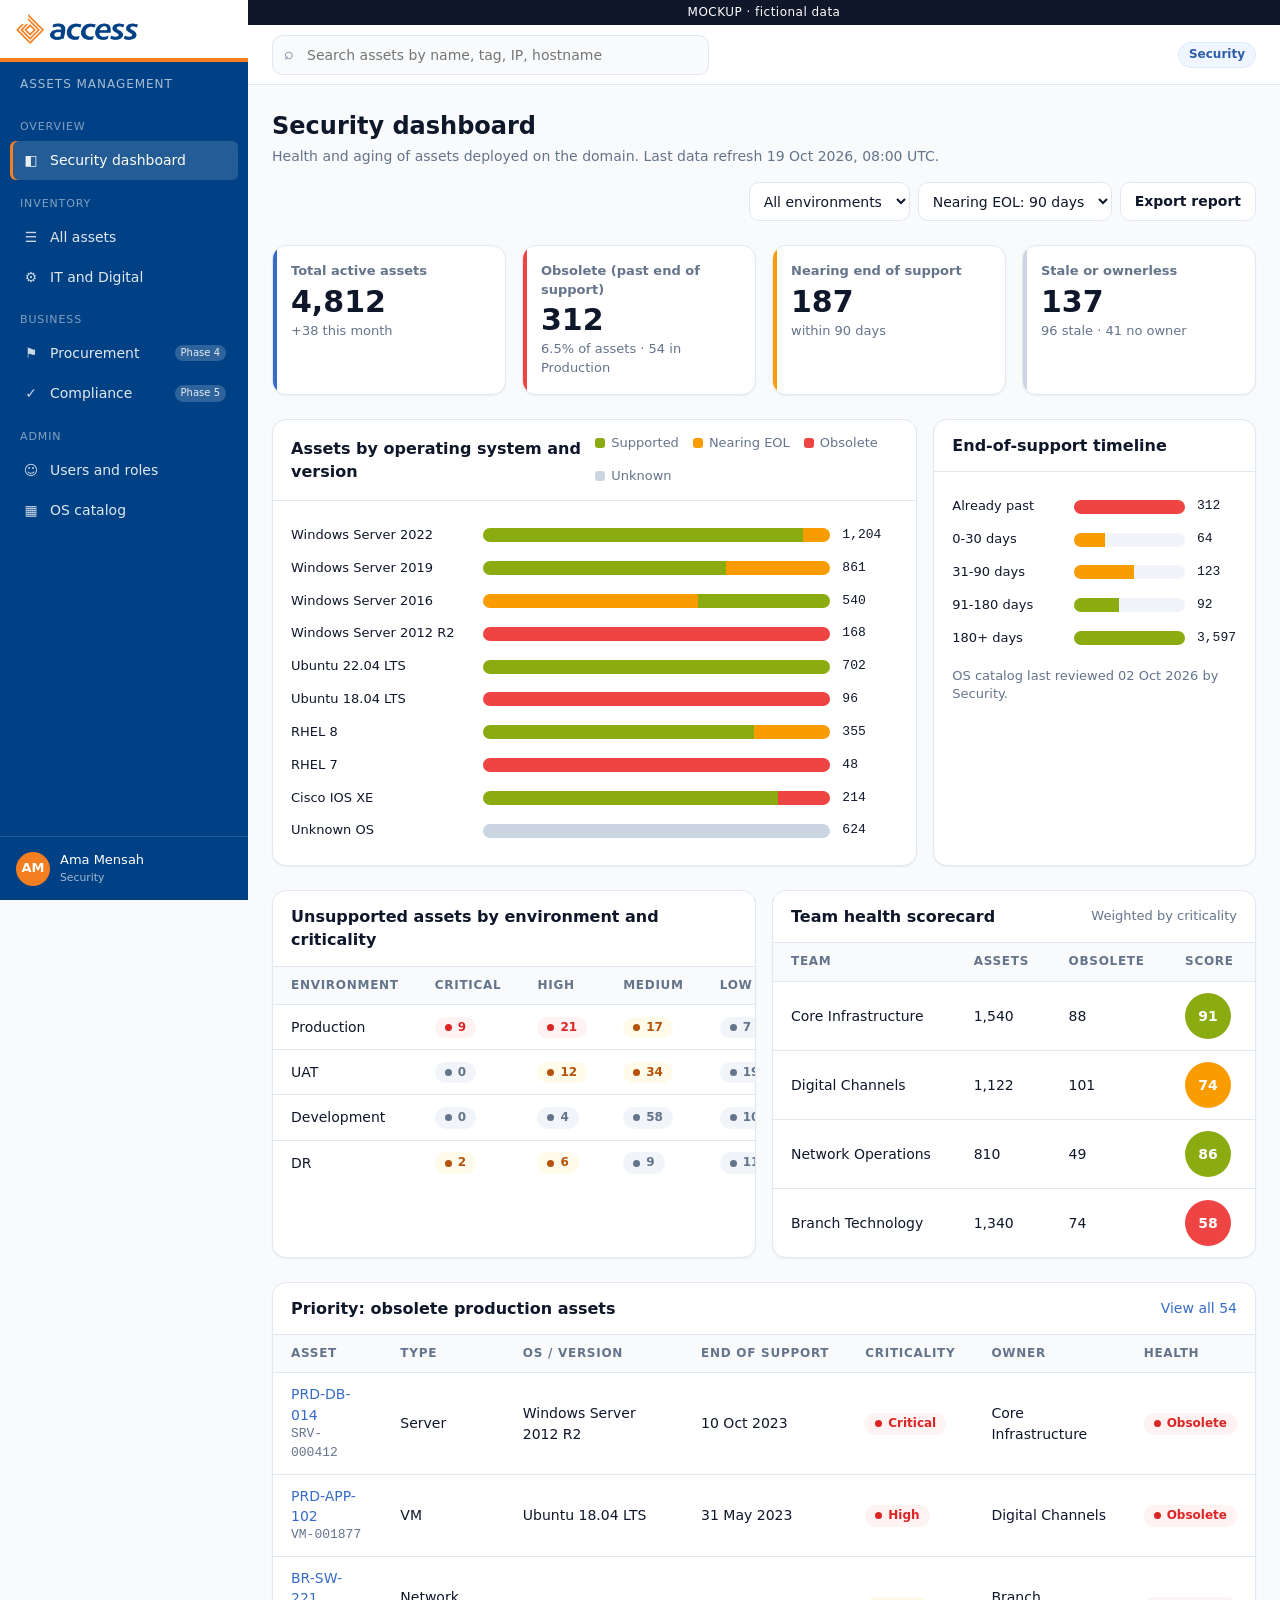
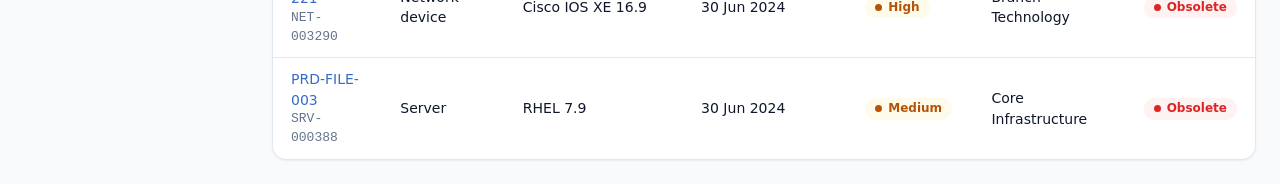
<file: mockups/dashboard-security.html>
<!doctype html>
<html lang="en">
<head>
  <meta charset="utf-8">
  <meta name="viewport" content="width=device-width, initial-scale=1">
  <title>Security dashboard - Assets Management</title>
  <link rel="icon" href="../docs/design/brand/favicon-32x32.png">
  <link rel="stylesheet" href="../docs/design/brand/design-tokens.css">
  <link rel="stylesheet" href="assets/styles.css">
</head>
<body>
<div class="shell">
  <aside class="sidebar">
    <div class="logo-block"><img src="../docs/design/brand/access-logo.png" alt="Access logo"></div>
    <div class="product">Assets Management</div>
    <nav class="nav">
      <div class="group">Overview</div>
      <a class="active" href="dashboard-security.html"><span class="ico">&#9703;</span>Security dashboard</a>
      <div class="group">Inventory</div>
      <a href="assets-list.html"><span class="ico">&#9776;</span>All assets</a>
      <a href="it-inventory.html"><span class="ico">&#9881;</span>IT and Digital</a>
      <div class="group">Business</div>
      <a href="procurement.html"><span class="ico">&#9873;</span>Procurement <span class="soon">Phase 4</span></a>
      <a href="compliance.html"><span class="ico">&#10003;</span>Compliance <span class="soon">Phase 5</span></a>
      <div class="group">Admin</div>
      <a href="#"><span class="ico">&#9786;</span>Users and roles</a>
      <a href="#"><span class="ico">&#9638;</span>OS catalog</a>
    </nav>
    <div class="user"><div class="avatar">AM</div><div>Ama Mensah<small>Security</small></div></div>
  </aside>

  <div class="main">
    <div class="banner-mock">MOCKUP &middot; fictional data</div>
    <div class="topbar">
      <div class="search"><input placeholder="Search assets by name, tag, IP, hostname" aria-label="Search"></div>
      <div class="spacer"></div>
      <span class="role-badge">Security</span>
    </div>

    <main class="content">
      <div class="page-head">
        <div>
          <h1>Security dashboard</h1>
          <p>Health and aging of assets deployed on the domain. Last data refresh 19 Oct 2026, 08:00 UTC.</p>
        </div>
        <div class="actions">
          <select class="select" aria-label="Environment"><option>All environments</option><option>Production</option><option>UAT</option><option>Development</option></select>
          <select class="select" aria-label="EOL window"><option>Nearing EOL: 90 days</option><option>60 days</option><option>180 days</option></select>
          <a class="btn" href="#">Export report</a>
        </div>
      </div>

      <section class="grid g-4">
        <div class="card kpi"><span class="label">Total active assets</span><span class="value">4,812</span><span class="delta">+38 this month</span></div>
        <div class="card kpi danger"><span class="label">Obsolete (past end of support)</span><span class="value">312</span><span class="delta">6.5% of assets &middot; 54 in Production</span></div>
        <div class="card kpi warn"><span class="label">Nearing end of support</span><span class="value">187</span><span class="delta">within 90 days</span></div>
        <div class="card kpi neutral"><span class="label">Stale or ownerless</span><span class="value">137</span><span class="delta">96 stale &middot; 41 no owner</span></div>
      </section>

      <section class="grid g-21">
        <div class="card">
          <header><h2>Assets by operating system and version</h2>
            <div class="right legend"><span><i class="s-ok"></i>Supported</span><span><i class="s-warn"></i>Nearing EOL</span><span><i class="s-danger"></i>Obsolete</span><span><i class="s-grey"></i>Unknown</span></div>
          </header>
          <div class="body">
            <div class="bar-row"><span>Windows Server 2022</span><div class="bar"><span class="s-ok" style="width:92%"></span><span class="s-warn" style="width:8%"></span></div><span class="mono">1,204</span></div>
            <div class="bar-row"><span>Windows Server 2019</span><div class="bar"><span class="s-ok" style="width:70%"></span><span class="s-warn" style="width:30%"></span></div><span class="mono">861</span></div>
            <div class="bar-row"><span>Windows Server 2016</span><div class="bar"><span class="s-warn" style="width:62%"></span><span class="s-ok" style="width:38%"></span></div><span class="mono">540</span></div>
            <div class="bar-row"><span>Windows Server 2012 R2</span><div class="bar"><span class="s-danger" style="width:100%"></span></div><span class="mono">168</span></div>
            <div class="bar-row"><span>Ubuntu 22.04 LTS</span><div class="bar"><span class="s-ok" style="width:100%"></span></div><span class="mono">702</span></div>
            <div class="bar-row"><span>Ubuntu 18.04 LTS</span><div class="bar"><span class="s-danger" style="width:100%"></span></div><span class="mono">96</span></div>
            <div class="bar-row"><span>RHEL 8</span><div class="bar"><span class="s-ok" style="width:78%"></span><span class="s-warn" style="width:22%"></span></div><span class="mono">355</span></div>
            <div class="bar-row"><span>RHEL 7</span><div class="bar"><span class="s-danger" style="width:100%"></span></div><span class="mono">48</span></div>
            <div class="bar-row"><span>Cisco IOS XE</span><div class="bar"><span class="s-ok" style="width:85%"></span><span class="s-danger" style="width:15%"></span></div><span class="mono">214</span></div>
            <div class="bar-row"><span>Unknown OS</span><div class="bar"><span class="s-grey" style="width:100%"></span></div><span class="mono">624</span></div>
          </div>
        </div>

        <div class="card">
          <header><h2>End-of-support timeline</h2></header>
          <div class="body">
            <div class="bar-row" style="grid-template-columns:110px 1fr 40px"><span>Already past</span><div class="bar"><span class="s-danger" style="width:100%"></span></div><span class="mono">312</span></div>
            <div class="bar-row" style="grid-template-columns:110px 1fr 40px"><span>0-30 days</span><div class="bar"><span class="s-warn" style="width:28%"></span></div><span class="mono">64</span></div>
            <div class="bar-row" style="grid-template-columns:110px 1fr 40px"><span>31-90 days</span><div class="bar"><span class="s-warn" style="width:54%"></span></div><span class="mono">123</span></div>
            <div class="bar-row" style="grid-template-columns:110px 1fr 40px"><span>91-180 days</span><div class="bar"><span class="s-ok" style="width:40%"></span></div><span class="mono">92</span></div>
            <div class="bar-row" style="grid-template-columns:110px 1fr 40px"><span>180+ days</span><div class="bar"><span class="s-ok" style="width:100%"></span></div><span class="mono">3,597</span></div>
            <p class="muted" style="font-size:13px;margin:12px 0 0">OS catalog last reviewed 02 Oct 2026 by Security.</p>
          </div>
        </div>
      </section>

      <section class="grid g-2">
        <div class="card">
          <header><h2>Unsupported assets by environment and criticality</h2></header>
          <div class="table-wrap">
          <table>
            <thead><tr><th>Environment</th><th>Critical</th><th>High</th><th>Medium</th><th>Low</th></tr></thead>
            <tbody>
              <tr><td>Production</td><td><span class="chip danger">9</span></td><td><span class="chip danger">21</span></td><td><span class="chip warn">17</span></td><td><span class="chip grey">7</span></td></tr>
              <tr><td>UAT</td><td><span class="chip grey">0</span></td><td><span class="chip warn">12</span></td><td><span class="chip warn">34</span></td><td><span class="chip grey">19</span></td></tr>
              <tr><td>Development</td><td><span class="chip grey">0</span></td><td><span class="chip grey">4</span></td><td><span class="chip grey">58</span></td><td><span class="chip grey">103</span></td></tr>
              <tr><td>DR</td><td><span class="chip warn">2</span></td><td><span class="chip warn">6</span></td><td><span class="chip grey">9</span></td><td><span class="chip grey">11</span></td></tr>
            </tbody>
          </table>
          </div>
        </div>

        <div class="card">
          <header><h2>Team health scorecard</h2><span class="right muted" style="font-size:13px">Weighted by criticality</span></header>
          <div class="table-wrap">
          <table>
            <thead><tr><th>Team</th><th>Assets</th><th>Obsolete</th><th>Score</th></tr></thead>
            <tbody>
              <tr><td>Core Infrastructure</td><td>1,540</td><td>88</td><td><span class="score">91</span></td></tr>
              <tr><td>Digital Channels</td><td>1,122</td><td>101</td><td><span class="score mid">74</span></td></tr>
              <tr><td>Network Operations</td><td>810</td><td>49</td><td><span class="score">86</span></td></tr>
              <tr><td>Branch Technology</td><td>1,340</td><td>74</td><td><span class="score low">58</span></td></tr>
            </tbody>
          </table>
          </div>
        </div>
      </section>

      <section class="card">
        <header><h2>Priority: obsolete production assets</h2><a class="right" href="assets-list.html">View all 54</a></header>
        <div class="table-wrap">
        <table>
          <thead><tr><th>Asset</th><th>Type</th><th>OS / version</th><th>End of support</th><th>Criticality</th><th>Owner</th><th>Health</th></tr></thead>
          <tbody>
            <tr><td><a href="asset-detail.html">PRD-DB-014</a><div class="mono muted">SRV-000412</div></td><td>Server</td><td>Windows Server 2012 R2</td><td>10 Oct 2023</td><td><span class="chip danger">Critical</span></td><td>Core Infrastructure</td><td><span class="chip danger">Obsolete</span></td></tr>
            <tr><td><a href="asset-detail.html">PRD-APP-102</a><div class="mono muted">VM-001877</div></td><td>VM</td><td>Ubuntu 18.04 LTS</td><td>31 May 2023</td><td><span class="chip danger">High</span></td><td>Digital Channels</td><td><span class="chip danger">Obsolete</span></td></tr>
            <tr><td><a href="asset-detail.html">BR-SW-221</a><div class="mono muted">NET-003290</div></td><td>Network device</td><td>Cisco IOS XE 16.9</td><td>30 Jun 2024</td><td><span class="chip warn">High</span></td><td>Branch Technology</td><td><span class="chip danger">Obsolete</span></td></tr>
            <tr><td><a href="asset-detail.html">PRD-FILE-003</a><div class="mono muted">SRV-000388</div></td><td>Server</td><td>RHEL 7.9</td><td>30 Jun 2024</td><td><span class="chip warn">Medium</span></td><td>Core Infrastructure</td><td><span class="chip danger">Obsolete</span></td></tr>
          </tbody>
        </table>
        </div>
      </section>
    </main>
  </div>
</div>
</body>
</html>
</file>
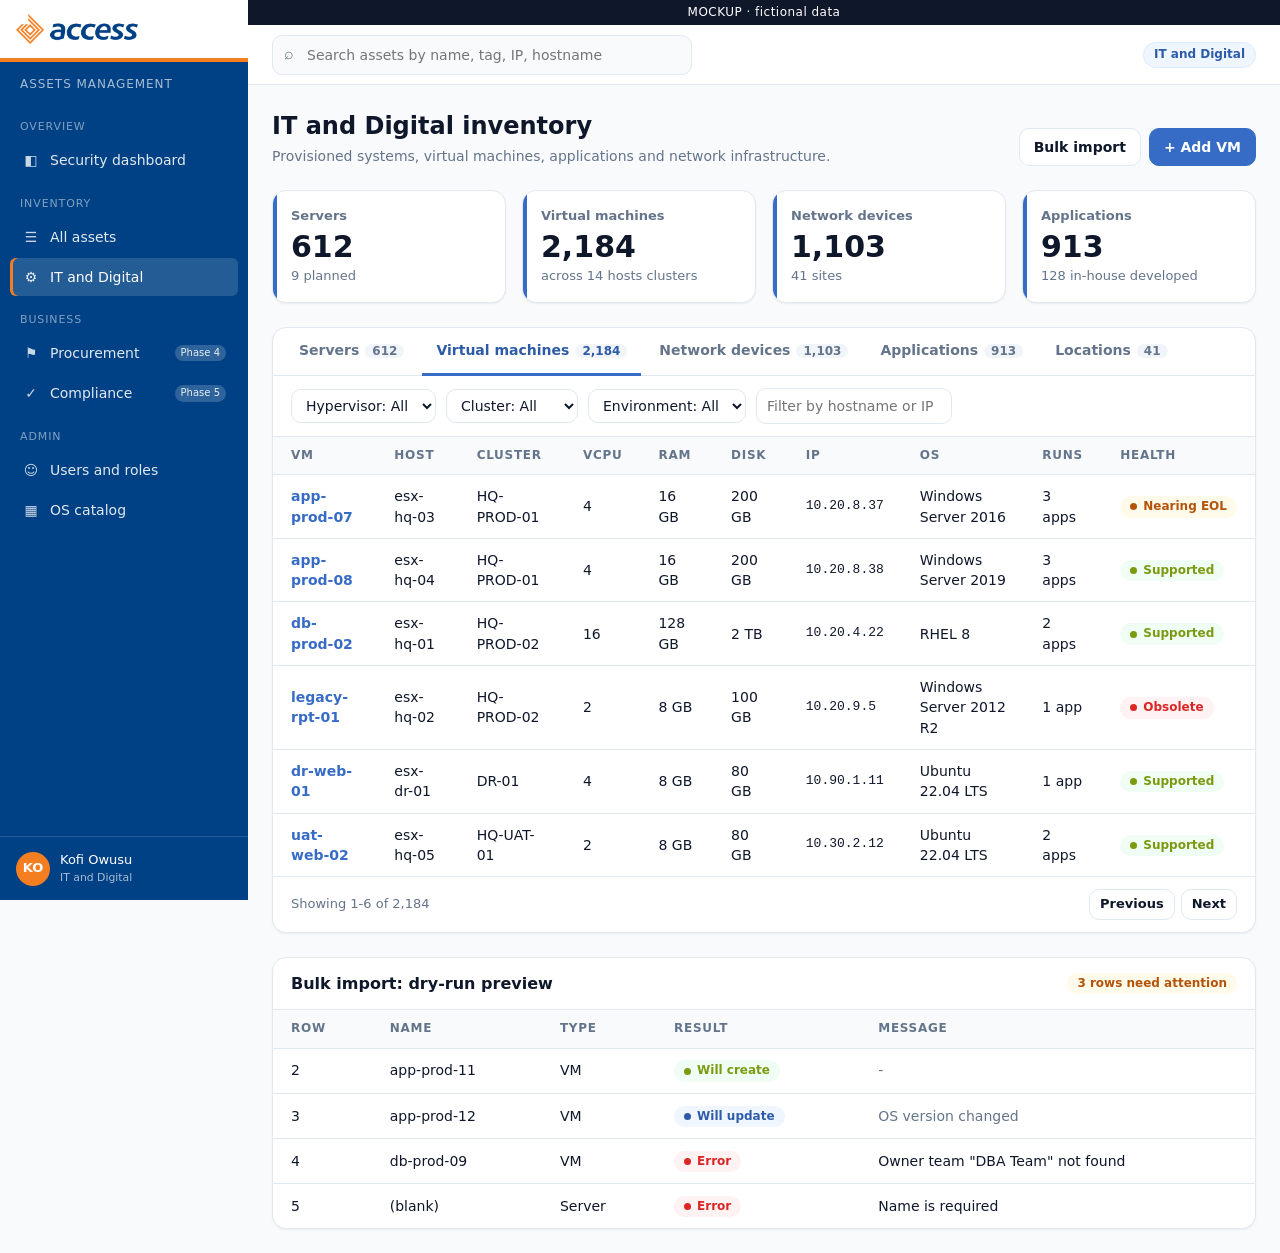
<file: mockups/it-inventory.html>
<!doctype html>
<html lang="en">
<head>
  <meta charset="utf-8">
  <meta name="viewport" content="width=device-width, initial-scale=1">
  <title>IT and Digital inventory - Assets Management</title>
  <link rel="icon" href="../docs/design/brand/favicon-32x32.png">
  <link rel="stylesheet" href="../docs/design/brand/design-tokens.css">
  <link rel="stylesheet" href="assets/styles.css">
</head>
<body>
<div class="shell">
  <aside class="sidebar">
    <div class="logo-block"><img src="../docs/design/brand/access-logo.png" alt="Access logo"></div>
    <div class="product">Assets Management</div>
    <nav class="nav">
      <div class="group">Overview</div>
      <a href="dashboard-security.html"><span class="ico">&#9703;</span>Security dashboard</a>
      <div class="group">Inventory</div>
      <a href="assets-list.html"><span class="ico">&#9776;</span>All assets</a>
      <a class="active" href="it-inventory.html"><span class="ico">&#9881;</span>IT and Digital</a>
      <div class="group">Business</div>
      <a href="procurement.html"><span class="ico">&#9873;</span>Procurement <span class="soon">Phase 4</span></a>
      <a href="compliance.html"><span class="ico">&#10003;</span>Compliance <span class="soon">Phase 5</span></a>
      <div class="group">Admin</div>
      <a href="#"><span class="ico">&#9786;</span>Users and roles</a>
      <a href="#"><span class="ico">&#9638;</span>OS catalog</a>
    </nav>
    <div class="user"><div class="avatar">KO</div><div>Kofi Owusu<small>IT and Digital</small></div></div>
  </aside>

  <div class="main">
    <div class="banner-mock">MOCKUP &middot; fictional data</div>
    <div class="topbar">
      <div class="search"><input placeholder="Search assets by name, tag, IP, hostname" aria-label="Search"></div>
      <div class="spacer"></div>
      <span class="role-badge">IT and Digital</span>
    </div>

    <main class="content">
      <div class="page-head">
        <div>
          <h1>IT and Digital inventory</h1>
          <p>Provisioned systems, virtual machines, applications and network infrastructure.</p>
        </div>
        <div class="actions">
          <a class="btn" href="#">Bulk import</a>
          <a class="btn primary" href="vm-new.html">+ Add VM</a>
        </div>
      </div>

      <section class="grid g-4">
        <div class="card kpi"><span class="label">Servers</span><span class="value">612</span><span class="delta">9 planned</span></div>
        <div class="card kpi"><span class="label">Virtual machines</span><span class="value">2,184</span><span class="delta">across 14 hosts clusters</span></div>
        <div class="card kpi"><span class="label">Network devices</span><span class="value">1,103</span><span class="delta">41 sites</span></div>
        <div class="card kpi"><span class="label">Applications</span><span class="value">913</span><span class="delta">128 in-house developed</span></div>
      </section>

      <section class="card">
        <div class="tabs">
          <a href="#">Servers<span class="count">612</span></a>
          <a class="active" href="#">Virtual machines<span class="count">2,184</span></a>
          <a href="#">Network devices<span class="count">1,103</span></a>
          <a href="#">Applications<span class="count">913</span></a>
          <a href="#">Locations<span class="count">41</span></a>
        </div>
        <div class="toolbar">
          <select class="select" aria-label="Hypervisor"><option>Hypervisor: All</option><option>vSphere</option><option>Hyper-V</option><option>KVM</option></select>
          <select class="select" aria-label="Cluster"><option>Cluster: All</option><option>HQ-PROD-01</option><option>HQ-PROD-02</option><option>DR-01</option></select>
          <select class="select" aria-label="Environment"><option>Environment: All</option><option>Production</option><option>UAT</option></select>
          <input class="input" placeholder="Filter by hostname or IP" aria-label="Filter">
        </div>
        <div class="table-wrap">
        <table>
          <thead><tr><th>VM</th><th>Host</th><th>Cluster</th><th>vCPU</th><th>RAM</th><th>Disk</th><th>IP</th><th>OS</th><th>Runs</th><th>Health</th></tr></thead>
          <tbody>
            <tr><td><a href="asset-detail.html"><b>app-prod-07</b></a></td><td>esx-hq-03</td><td>HQ-PROD-01</td><td>4</td><td>16 GB</td><td>200 GB</td><td class="mono">10.20.8.37</td><td>Windows Server 2016</td><td>3 apps</td><td><span class="chip warn">Nearing EOL</span></td></tr>
            <tr><td><a href="asset-detail.html"><b>app-prod-08</b></a></td><td>esx-hq-04</td><td>HQ-PROD-01</td><td>4</td><td>16 GB</td><td>200 GB</td><td class="mono">10.20.8.38</td><td>Windows Server 2019</td><td>3 apps</td><td><span class="chip ok">Supported</span></td></tr>
            <tr><td><a href="asset-detail.html"><b>db-prod-02</b></a></td><td>esx-hq-01</td><td>HQ-PROD-02</td><td>16</td><td>128 GB</td><td>2 TB</td><td class="mono">10.20.4.22</td><td>RHEL 8</td><td>2 apps</td><td><span class="chip ok">Supported</span></td></tr>
            <tr><td><a href="asset-detail.html"><b>legacy-rpt-01</b></a></td><td>esx-hq-02</td><td>HQ-PROD-02</td><td>2</td><td>8 GB</td><td>100 GB</td><td class="mono">10.20.9.5</td><td>Windows Server 2012 R2</td><td>1 app</td><td><span class="chip danger">Obsolete</span></td></tr>
            <tr><td><a href="asset-detail.html"><b>dr-web-01</b></a></td><td>esx-dr-01</td><td>DR-01</td><td>4</td><td>8 GB</td><td>80 GB</td><td class="mono">10.90.1.11</td><td>Ubuntu 22.04 LTS</td><td>1 app</td><td><span class="chip ok">Supported</span></td></tr>
            <tr><td><a href="asset-detail.html"><b>uat-web-02</b></a></td><td>esx-hq-05</td><td>HQ-UAT-01</td><td>2</td><td>8 GB</td><td>80 GB</td><td class="mono">10.30.2.12</td><td>Ubuntu 22.04 LTS</td><td>2 apps</td><td><span class="chip ok">Supported</span></td></tr>
          </tbody>
        </table>
        </div>
        <div class="pager">
          <span>Showing 1-6 of 2,184</span>
          <span class="right"><a class="btn sm" href="#">Previous</a><a class="btn sm" href="#">Next</a></span>
        </div>
      </section>

      <section class="card">
        <header><h2>Bulk import: dry-run preview</h2><span class="right chip warn nodot">3 rows need attention</span></header>
        <div class="table-wrap">
        <table>
          <thead><tr><th>Row</th><th>Name</th><th>Type</th><th>Result</th><th>Message</th></tr></thead>
          <tbody>
            <tr><td>2</td><td>app-prod-11</td><td>VM</td><td><span class="chip ok">Will create</span></td><td class="muted">-</td></tr>
            <tr><td>3</td><td>app-prod-12</td><td>VM</td><td><span class="chip info">Will update</span></td><td class="muted">OS version changed</td></tr>
            <tr><td>4</td><td>db-prod-09</td><td>VM</td><td><span class="chip danger">Error</span></td><td>Owner team "DBA Team" not found</td></tr>
            <tr><td>5</td><td>(blank)</td><td>Server</td><td><span class="chip danger">Error</span></td><td>Name is required</td></tr>
          </tbody>
        </table>
        </div>
      </section>
    </main>
  </div>
</div>
</body>
</html>
</file>
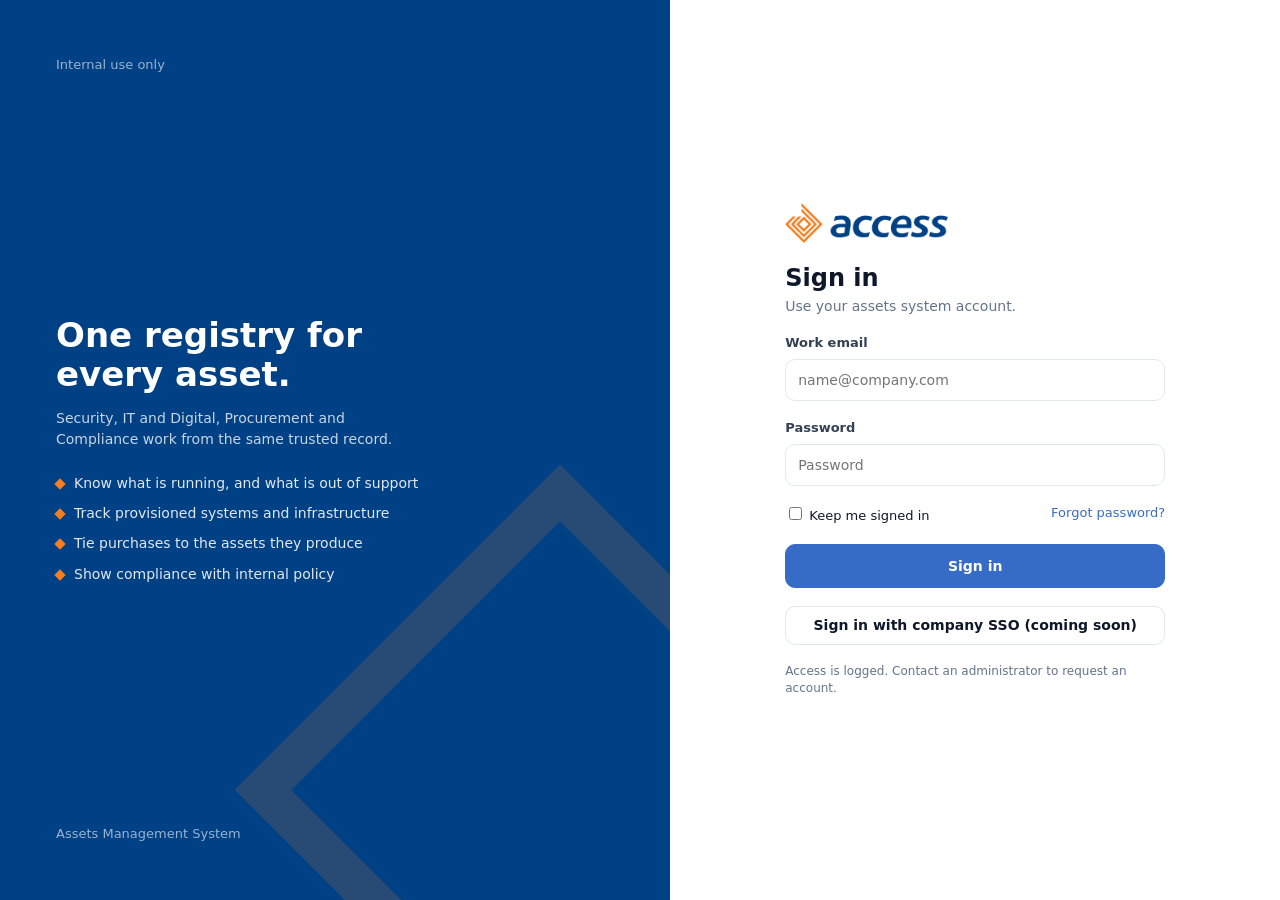
<file: mockups/login.html>
<!doctype html>
<html lang="en">
<head>
  <meta charset="utf-8">
  <meta name="viewport" content="width=device-width, initial-scale=1">
  <title>Sign in - Assets Management</title>
  <link rel="icon" href="../docs/design/brand/favicon-32x32.png">
  <link rel="stylesheet" href="../docs/design/brand/design-tokens.css">
  <link rel="stylesheet" href="assets/styles.css">
</head>
<body>
  <div class="login-wrap">
    <section class="login-art">
      <div class="tag">Internal use only</div>
      <div>
        <h2>One registry for every asset.</h2>
        <p>Security, IT and Digital, Procurement and Compliance work from the same trusted record.</p>
        <ul>
          <li>Know what is running, and what is out of support</li>
          <li>Track provisioned systems and infrastructure</li>
          <li>Tie purchases to the assets they produce</li>
          <li>Show compliance with internal policy</li>
        </ul>
      </div>
      <div class="tag">Assets Management System</div>
    </section>

    <section class="login-form">
      <form class="login-card" onsubmit="return false">
        <img src="../docs/design/brand/access-logo.png" alt="Access logo">
        <div>
          <h1>Sign in</h1>
          <div class="muted">Use your assets system account.</div>
        </div>
        <div class="field">
          <label for="email">Work email</label>
          <input class="input" id="email" type="email" placeholder="name@company.com" autocomplete="username">
        </div>
        <div class="field">
          <label for="pw">Password</label>
          <input class="input" id="pw" type="password" placeholder="Password" autocomplete="current-password">
        </div>
        <div style="display:flex;justify-content:space-between;font-size:13px">
          <label><input type="checkbox"> Keep me signed in</label>
          <a href="#">Forgot password?</a>
        </div>
        <a class="btn primary" href="dashboard-security.html" style="justify-content:center;padding:11px">Sign in</a>
        <button class="btn" type="button" style="justify-content:center" disabled title="Available when SSO is enabled (Phase 6)">Sign in with company SSO (coming soon)</button>
        <div class="muted" style="font-size:12px">Access is logged. Contact an administrator to request an account.</div>
      </form>
    </section>
  </div>
</body>
</html>
</file>
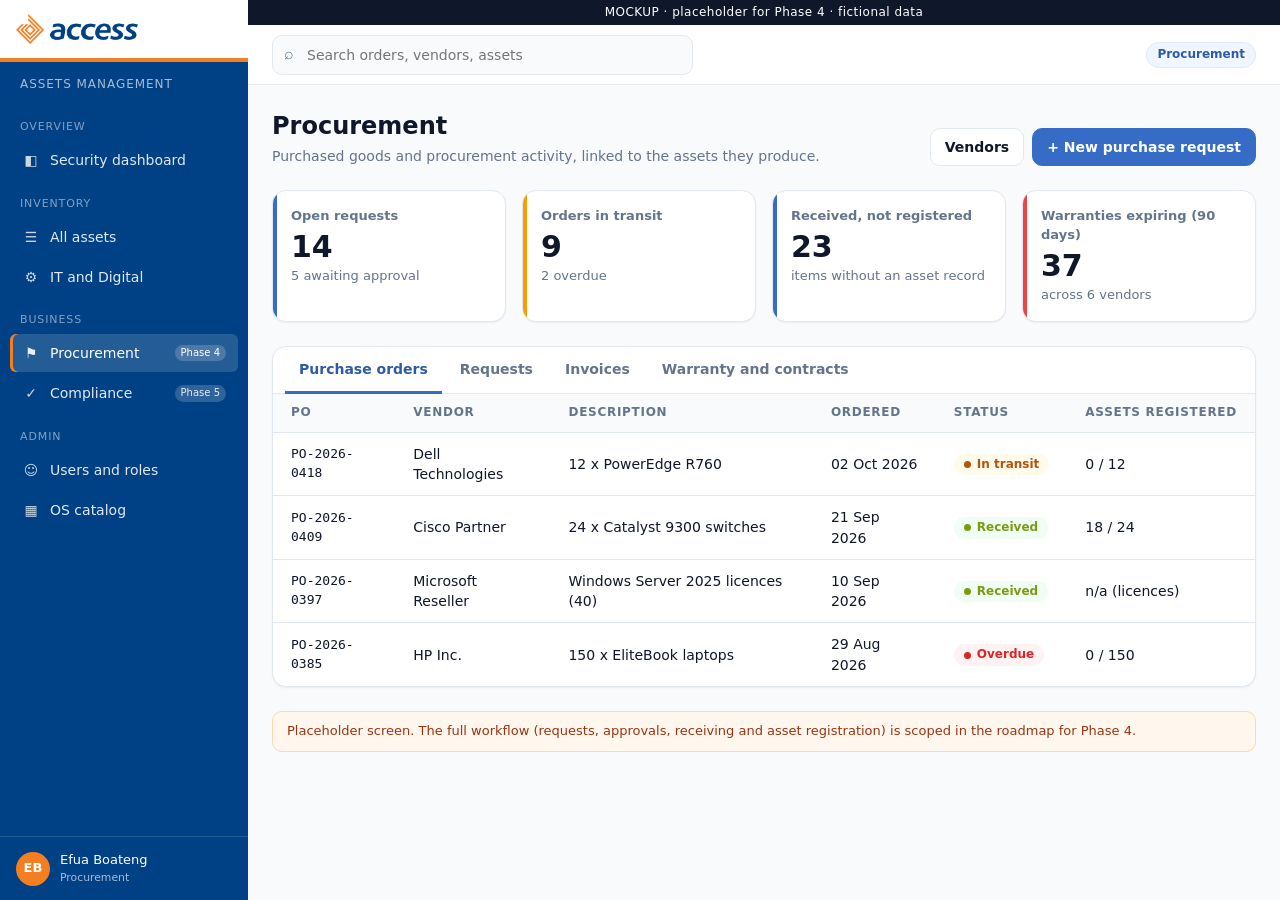
<file: mockups/procurement.html>
<!doctype html>
<html lang="en">
<head>
  <meta charset="utf-8">
  <meta name="viewport" content="width=device-width, initial-scale=1">
  <title>Procurement - Assets Management</title>
  <link rel="icon" href="../docs/design/brand/favicon-32x32.png">
  <link rel="stylesheet" href="../docs/design/brand/design-tokens.css">
  <link rel="stylesheet" href="assets/styles.css">
</head>
<body>
<div class="shell">
  <aside class="sidebar">
    <div class="logo-block"><img src="../docs/design/brand/access-logo.png" alt="Access logo"></div>
    <div class="product">Assets Management</div>
    <nav class="nav">
      <div class="group">Overview</div>
      <a href="dashboard-security.html"><span class="ico">&#9703;</span>Security dashboard</a>
      <div class="group">Inventory</div>
      <a href="assets-list.html"><span class="ico">&#9776;</span>All assets</a>
      <a href="it-inventory.html"><span class="ico">&#9881;</span>IT and Digital</a>
      <div class="group">Business</div>
      <a class="active" href="procurement.html"><span class="ico">&#9873;</span>Procurement <span class="soon">Phase 4</span></a>
      <a href="compliance.html"><span class="ico">&#10003;</span>Compliance <span class="soon">Phase 5</span></a>
      <div class="group">Admin</div>
      <a href="#"><span class="ico">&#9786;</span>Users and roles</a>
      <a href="#"><span class="ico">&#9638;</span>OS catalog</a>
    </nav>
    <div class="user"><div class="avatar">EB</div><div>Efua Boateng<small>Procurement</small></div></div>
  </aside>

  <div class="main">
    <div class="banner-mock">MOCKUP &middot; placeholder for Phase 4 &middot; fictional data</div>
    <div class="topbar">
      <div class="search"><input placeholder="Search orders, vendors, assets" aria-label="Search"></div>
      <div class="spacer"></div>
      <span class="role-badge">Procurement</span>
    </div>

    <main class="content">
      <div class="page-head">
        <div>
          <h1>Procurement</h1>
          <p>Purchased goods and procurement activity, linked to the assets they produce.</p>
        </div>
        <div class="actions">
          <a class="btn" href="#">Vendors</a>
          <a class="btn primary" href="#">+ New purchase request</a>
        </div>
      </div>

      <section class="grid g-4">
        <div class="card kpi"><span class="label">Open requests</span><span class="value">14</span><span class="delta">5 awaiting approval</span></div>
        <div class="card kpi warn"><span class="label">Orders in transit</span><span class="value">9</span><span class="delta">2 overdue</span></div>
        <div class="card kpi"><span class="label">Received, not registered</span><span class="value">23</span><span class="delta">items without an asset record</span></div>
        <div class="card kpi danger"><span class="label">Warranties expiring (90 days)</span><span class="value">37</span><span class="delta">across 6 vendors</span></div>
      </section>

      <section class="card">
        <div class="tabs"><a class="active" href="#">Purchase orders</a><a href="#">Requests</a><a href="#">Invoices</a><a href="#">Warranty and contracts</a></div>
        <div class="table-wrap">
        <table>
          <thead><tr><th>PO</th><th>Vendor</th><th>Description</th><th>Ordered</th><th>Status</th><th>Assets registered</th></tr></thead>
          <tbody>
            <tr><td class="mono">PO-2026-0418</td><td>Dell Technologies</td><td>12 x PowerEdge R760</td><td>02 Oct 2026</td><td><span class="chip warn">In transit</span></td><td>0 / 12</td></tr>
            <tr><td class="mono">PO-2026-0409</td><td>Cisco Partner</td><td>24 x Catalyst 9300 switches</td><td>21 Sep 2026</td><td><span class="chip ok">Received</span></td><td>18 / 24</td></tr>
            <tr><td class="mono">PO-2026-0397</td><td>Microsoft Reseller</td><td>Windows Server 2025 licences (40)</td><td>10 Sep 2026</td><td><span class="chip ok">Received</span></td><td>n/a (licences)</td></tr>
            <tr><td class="mono">PO-2026-0385</td><td>HP Inc.</td><td>150 x EliteBook laptops</td><td>29 Aug 2026</td><td><span class="chip danger">Overdue</span></td><td>0 / 150</td></tr>
          </tbody>
        </table>
        </div>
      </section>
      <div class="note">Placeholder screen. The full workflow (requests, approvals, receiving and asset registration) is scoped in the roadmap for Phase 4.</div>
    </main>
  </div>
</div>
</body>
</html>
</file>
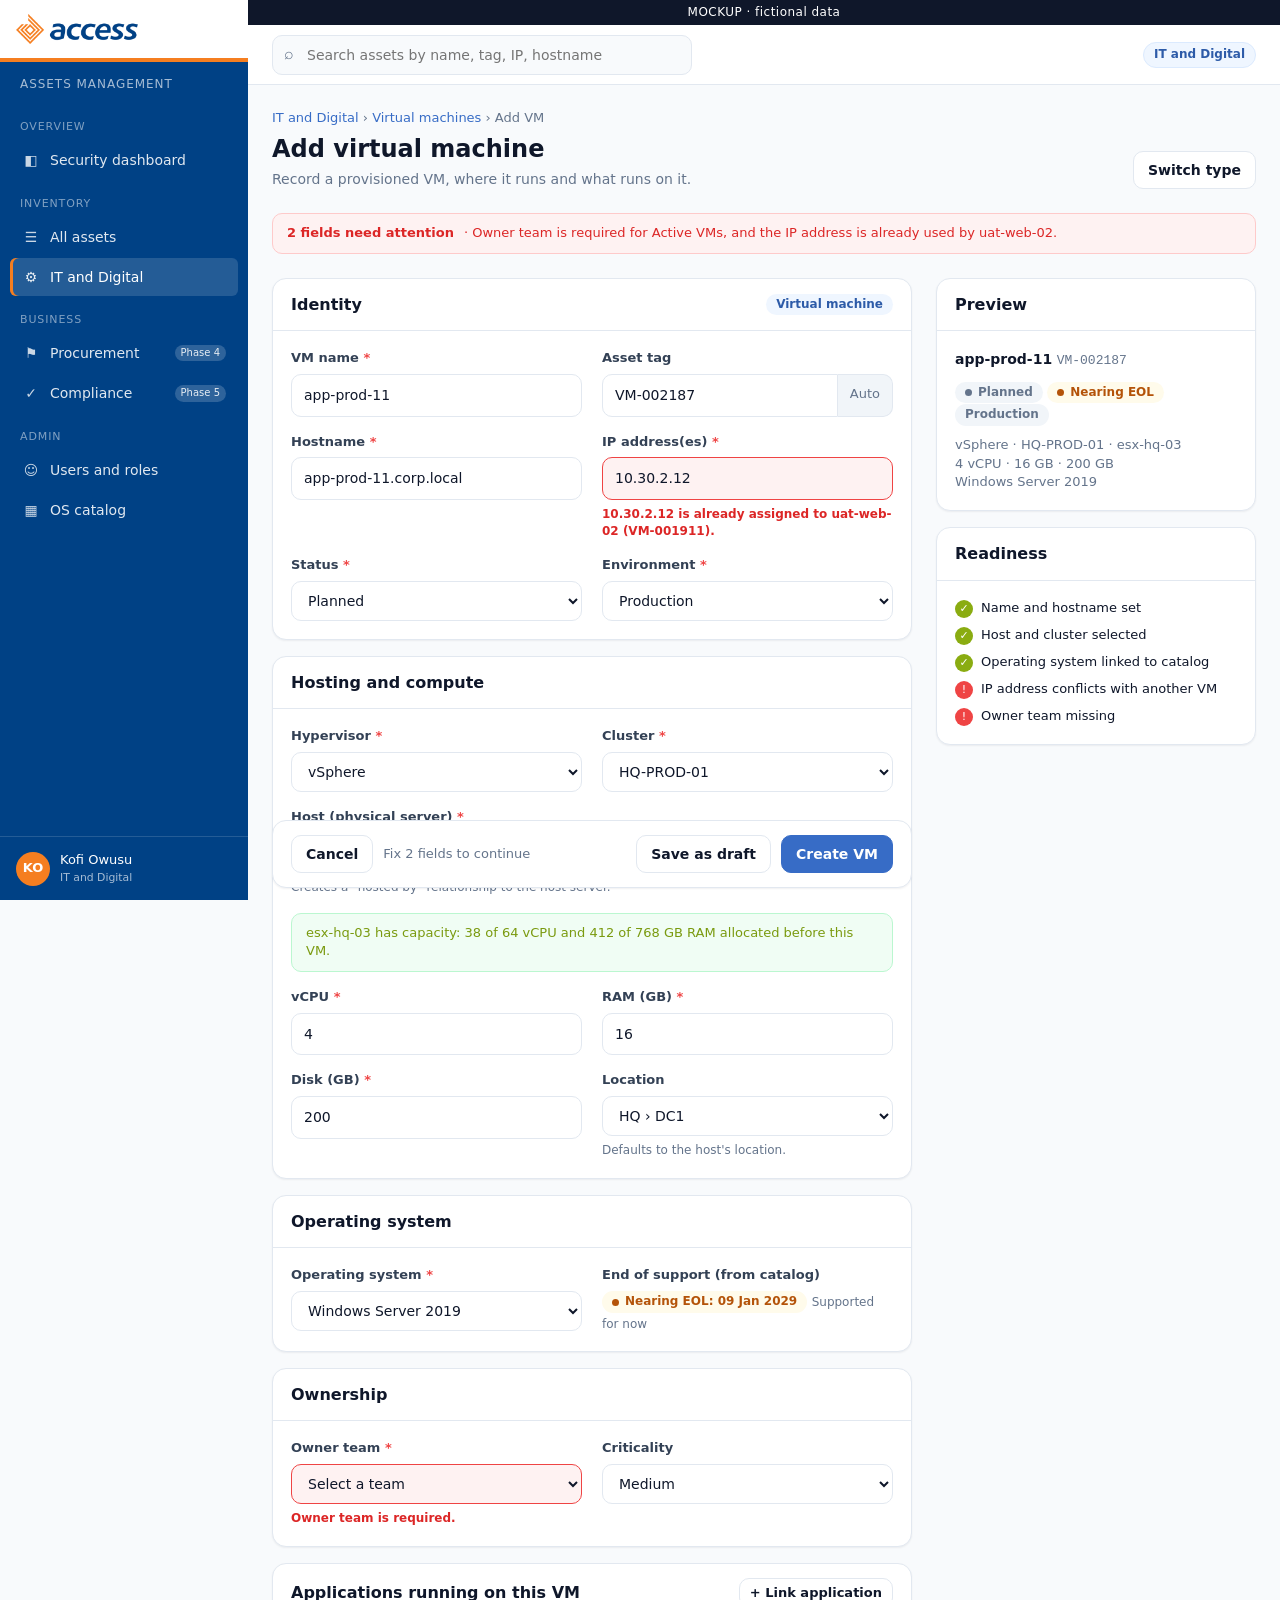
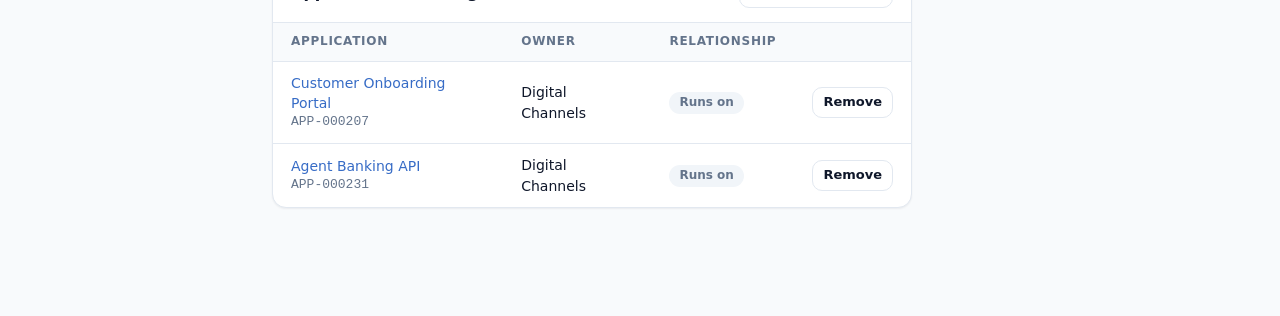
<file: mockups/vm-new.html>
<!doctype html>
<html lang="en">
<head>
  <meta charset="utf-8">
  <meta name="viewport" content="width=device-width, initial-scale=1">
  <title>Add virtual machine - Assets Management</title>
  <link rel="icon" href="../docs/design/brand/favicon-32x32.png">
  <link rel="stylesheet" href="../docs/design/brand/design-tokens.css">
  <link rel="stylesheet" href="assets/styles.css">
</head>
<body>
<div class="shell">
  <aside class="sidebar">
    <div class="logo-block"><img src="../docs/design/brand/access-logo.png" alt="Access logo"></div>
    <div class="product">Assets Management</div>
    <nav class="nav">
      <div class="group">Overview</div>
      <a href="dashboard-security.html"><span class="ico">&#9703;</span>Security dashboard</a>
      <div class="group">Inventory</div>
      <a href="assets-list.html"><span class="ico">&#9776;</span>All assets</a>
      <a class="active" href="it-inventory.html"><span class="ico">&#9881;</span>IT and Digital</a>
      <div class="group">Business</div>
      <a href="procurement.html"><span class="ico">&#9873;</span>Procurement <span class="soon">Phase 4</span></a>
      <a href="compliance.html"><span class="ico">&#10003;</span>Compliance <span class="soon">Phase 5</span></a>
      <div class="group">Admin</div>
      <a href="#"><span class="ico">&#9786;</span>Users and roles</a>
      <a href="#"><span class="ico">&#9638;</span>OS catalog</a>
    </nav>
    <div class="user"><div class="avatar">KO</div><div>Kofi Owusu<small>IT and Digital</small></div></div>
  </aside>

  <div class="main">
    <div class="banner-mock">MOCKUP &middot; fictional data</div>
    <div class="topbar">
      <div class="search"><input placeholder="Search assets by name, tag, IP, hostname" aria-label="Search"></div>
      <div class="spacer"></div>
      <span class="role-badge">IT and Digital</span>
    </div>

    <main class="content">
      <div>
        <div class="crumbs"><a href="it-inventory.html">IT and Digital</a> &rsaquo; <a href="it-inventory.html">Virtual machines</a> &rsaquo; Add VM</div>
        <div class="page-head">
          <div>
            <h1>Add virtual machine</h1>
            <p>Record a provisioned VM, where it runs and what runs on it.</p>
          </div>
          <div class="actions">
            <a class="btn" href="asset-new.html">Switch type</a>
          </div>
        </div>
      </div>

      <div class="inline-callout">
        <b>2 fields need attention</b> &middot; Owner team is required for Active VMs, and the IP address is already used by uat-web-02.
      </div>

      <form class="form-layout" onsubmit="return false">
        <div class="form-stack">

          <section class="card">
            <header><h2>Identity</h2><span class="chip info nodot right">Virtual machine</span></header>
            <div class="body form-grid">
              <div class="field">
                <label class="req" for="vname">VM name</label>
                <input class="input" id="vname" value="app-prod-11">
              </div>
              <div class="field">
                <label for="vtag">Asset tag</label>
                <div class="input-group"><input class="input mono" id="vtag" value="VM-002187" readonly><span class="addon">Auto</span></div>
              </div>
              <div class="field">
                <label class="req" for="vhost">Hostname</label>
                <input class="input mono" id="vhost" value="app-prod-11.corp.local">
              </div>
              <div class="field">
                <label class="req" for="vip">IP address(es)</label>
                <input class="input mono error" id="vip" value="10.30.2.12">
                <span class="err">10.30.2.12 is already assigned to uat-web-02 (VM-001911).</span>
              </div>
              <div class="field">
                <label class="req" for="vstatus">Status</label>
                <select class="select" id="vstatus" style="padding:10px 12px"><option selected>Planned</option><option>Active</option><option>Retired</option></select>
              </div>
              <div class="field">
                <label class="req" for="venv">Environment</label>
                <select class="select" id="venv" style="padding:10px 12px"><option selected>Production</option><option>UAT</option><option>Development</option><option>DR</option></select>
              </div>
            </div>
          </section>

          <section class="card">
            <header><h2>Hosting and compute</h2></header>
            <div class="body form-grid">
              <div class="field">
                <label class="req" for="hyp">Hypervisor</label>
                <select class="select" id="hyp" style="padding:10px 12px"><option selected>vSphere</option><option>Hyper-V</option><option>KVM</option></select>
              </div>
              <div class="field">
                <label class="req" for="clu">Cluster</label>
                <select class="select" id="clu" style="padding:10px 12px"><option selected>HQ-PROD-01</option><option>HQ-PROD-02</option><option>HQ-UAT-01</option><option>DR-01</option></select>
              </div>
              <div class="field full">
                <label class="req" for="hst">Host (physical server)</label>
                <select class="select" id="hst" style="padding:10px 12px"><option selected>esx-hq-03 (SRV-000290)</option><option>esx-hq-04 (SRV-000291)</option></select>
                <span class="hint">Creates a "hosted by" relationship to the host server.</span>
              </div>
              <div class="field full">
                <div class="inline-callout ok">esx-hq-03 has capacity: 38 of 64 vCPU and 412 of 768 GB RAM allocated before this VM.</div>
              </div>
              <div class="field">
                <label class="req" for="vcpu">vCPU</label>
                <input class="input" id="vcpu" type="number" value="4">
              </div>
              <div class="field">
                <label class="req" for="vram">RAM (GB)</label>
                <input class="input" id="vram" type="number" value="16">
              </div>
              <div class="field">
                <label class="req" for="vdisk">Disk (GB)</label>
                <input class="input" id="vdisk" type="number" value="200">
              </div>
              <div class="field">
                <label for="vloc">Location</label>
                <select class="select" id="vloc" style="padding:10px 12px"><option selected>HQ &rsaquo; DC1</option><option>DR Site &rsaquo; Hall 2</option></select>
                <span class="hint">Defaults to the host's location.</span>
              </div>
            </div>
          </section>

          <section class="card">
            <header><h2>Operating system</h2></header>
            <div class="body form-grid">
              <div class="field">
                <label class="req" for="vos">Operating system</label>
                <select class="select" id="vos" style="padding:10px 12px"><option>Windows Server 2022</option><option selected>Windows Server 2019</option><option>Windows Server 2016</option><option>RHEL 8</option><option>Ubuntu 22.04 LTS</option></select>
              </div>
              <div class="field">
                <label>End of support (from catalog)</label>
                <div><span class="chip warn">Nearing EOL: 09 Jan 2029</span> <span class="muted" style="font-size:12px">Supported for now</span></div>
              </div>
            </div>
          </section>

          <section class="card">
            <header><h2>Ownership</h2></header>
            <div class="body form-grid">
              <div class="field">
                <label class="req" for="vowner">Owner team</label>
                <select class="select error input" id="vowner"><option selected>Select a team</option><option>Core Infrastructure</option><option>Digital Channels</option></select>
                <span class="err">Owner team is required.</span>
              </div>
              <div class="field">
                <label for="vcrit">Criticality</label>
                <select class="select" id="vcrit" style="padding:10px 12px"><option>Low</option><option selected>Medium</option><option>High</option><option>Critical</option></select>
              </div>
            </div>
          </section>

          <section class="card">
            <header><h2>Applications running on this VM</h2><a class="right btn sm" href="#">+ Link application</a></header>
            <div class="table-wrap">
              <table>
                <thead><tr><th>Application</th><th>Owner</th><th>Relationship</th><th></th></tr></thead>
                <tbody>
                  <tr><td><a href="asset-detail.html">Customer Onboarding Portal</a><div class="mono muted">APP-000207</div></td><td>Digital Channels</td><td><span class="chip nodot grey">Runs on</span></td><td><a class="btn sm" href="#">Remove</a></td></tr>
                  <tr><td><a href="asset-detail.html">Agent Banking API</a><div class="mono muted">APP-000231</div></td><td>Digital Channels</td><td><span class="chip nodot grey">Runs on</span></td><td><a class="btn sm" href="#">Remove</a></td></tr>
                </tbody>
              </table>
            </div>
          </section>

          <div class="form-actions">
            <a class="btn" href="it-inventory.html">Cancel</a>
            <span class="muted" style="font-size:13px">Fix 2 fields to continue</span>
            <div class="right">
              <a class="btn" href="#">Save as draft</a>
              <a class="btn primary" href="#">Create VM</a>
            </div>
          </div>
        </div>

        <aside class="sticky-side">
          <div class="card">
            <header><h2>Preview</h2></header>
            <div class="body" style="display:grid;gap:10px">
              <div><b>app-prod-11</b> <span class="mono muted">VM-002187</span></div>
              <div><span class="chip grey">Planned</span> <span class="chip warn">Nearing EOL</span> <span class="chip nodot grey">Production</span></div>
              <div class="muted" style="font-size:13px">vSphere &middot; HQ-PROD-01 &middot; esx-hq-03<br>4 vCPU &middot; 16 GB &middot; 200 GB<br>Windows Server 2019</div>
            </div>
          </div>
          <div class="card">
            <header><h2>Readiness</h2></header>
            <div class="body">
              <ul class="checklist">
                <li>Name and hostname set</li>
                <li>Host and cluster selected</li>
                <li>Operating system linked to catalog</li>
                <li class="bad">IP address conflicts with another VM</li>
                <li class="bad">Owner team missing</li>
              </ul>
            </div>
          </div>
        </aside>
      </form>
    </main>
  </div>
</div>
</body>
</html>
</file>
<file: docs/design/brand/design-tokens.css>
/*
  Design tokens for the Assets Management System.
  Palette sampled from https://onboarding.ghana.accessbankplc.com/ (live CSS and logo) as a colour guide only.
  Single source of truth: the mockups and the future React theme both consume these variables.
*/
:root {
  /* Brand (logo) */
  --brand-navy: #004185;        /* logo wordmark */
  --brand-orange: #f57e20;      /* logo mark */

  /* Interface primary (interactive) */
  --primary-500: #376cc6;
  --primary-600: #2d5ba8;       /* hover / pressed */
  --primary-100: #dbeafe;
  --primary-50:  #eff6ff;

  /* Accent: orange (calls to attention, warnings-lite) */
  --accent-500: #f57f20;
  --accent-600: #d46a1a;
  --accent-50:  #fff7ed;

  /* Accent: green (success, healthy) */
  --success-500: #8aac11;
  --success-600: #7a9a0f;
  --success-50:  #f0fdf4;

  /* Semantic */
  --warning-500: #f99c00;
  --warning-50:  #fffbeb;
  --danger-500:  #ef4444;
  --danger-600:  #dc2626;
  --danger-50:   #fef2f2;
  --info-500:    var(--primary-500);
  --info-50:     var(--primary-50);

  /* Neutrals */
  --ink-900: #0f172a;
  --ink-700: #334155;
  --ink-500: #64748b;
  --ink-300: #cbd5e1;
  --line:    #e2e8f0;
  --surface-2: #f1f5f9;
  --surface-1: #f8fafc;
  --surface-0: #ffffff;

  /* Typography (Effra is the reference site's licensed font; fallback stack used until files are supplied) */
  --font-sans: "Effra", system-ui, -apple-system, "Segoe UI", Roboto, "Helvetica Neue", Arial, sans-serif;
  --font-mono: ui-monospace, SFMono-Regular, Menlo, Consolas, monospace;
  --fs-xs: 12px;
  --fs-sm: 13px;
  --fs-md: 14px;
  --fs-lg: 16px;
  --fs-xl: 20px;
  --fs-2xl: 24px;
  --fs-3xl: 30px;

  /* Shape and elevation */
  --radius-sm: 6px;
  --radius-md: 10px;
  --radius-lg: 14px;
  --shadow-sm: 0 1px 2px rgba(15, 23, 42, 0.06);
  --shadow-md: 0 4px 12px rgba(15, 23, 42, 0.08);

  /* Spacing scale */
  --space-1: 4px;
  --space-2: 8px;
  --space-3: 12px;
  --space-4: 16px;
  --space-5: 24px;
  --space-6: 32px;

  /* Layout */
  --sidebar-w: 248px;
  --topbar-h: 60px;
}
</file>
<file: mockups/assets/styles.css>
/* Shared styles for static mockups. Tokens come from ../../docs/design/brand/design-tokens.css */
* { box-sizing: border-box; }
html, body { margin: 0; }
body {
  font-family: var(--font-sans);
  font-size: var(--fs-md);
  color: var(--ink-900);
  background: var(--surface-1);
  line-height: 1.45;
}
a { color: var(--primary-500); text-decoration: none; }
a:hover { color: var(--primary-600); text-decoration: underline; }
:focus-visible { outline: 2px solid var(--primary-500); outline-offset: 2px; }
.mono { font-family: var(--font-mono); font-size: var(--fs-sm); }
.muted { color: var(--ink-500); }

/* ---------- App shell ---------- */
.shell { display: grid; grid-template-columns: var(--sidebar-w) 1fr; min-height: 100vh; }
.sidebar { background: var(--brand-navy); color: #fff; display: flex; flex-direction: column; position: sticky; top: 0; height: 100vh; }
.sidebar .logo-block { background: #fff; padding: 14px 16px; border-bottom: 4px solid var(--brand-orange); }
.sidebar .logo-block img { height: 30px; display: block; }
.sidebar .product { padding: 14px 20px 6px; font-size: var(--fs-xs); letter-spacing: .08em; text-transform: uppercase; color: rgba(255,255,255,.65); }
.nav { padding: 6px 10px; display: flex; flex-direction: column; gap: 2px; overflow-y: auto; }
.nav .group { margin: 14px 10px 4px; font-size: 11px; letter-spacing: .08em; text-transform: uppercase; color: rgba(255,255,255,.5); }
.nav a { display: flex; align-items: center; gap: 10px; padding: 9px 12px; border-radius: var(--radius-sm); color: rgba(255,255,255,.88); font-weight: 500; }
.nav a:hover { background: rgba(255,255,255,.08); text-decoration: none; color: #fff; }
.nav a.active { background: rgba(255,255,255,.14); color: #fff; box-shadow: inset 3px 0 0 var(--brand-orange); }
.nav .ico { width: 18px; text-align: center; opacity: .9; }
.nav .soon { margin-left: auto; font-size: 10px; background: rgba(255,255,255,.18); padding: 1px 6px; border-radius: 99px; }
.sidebar .user { margin-top: auto; padding: 14px 16px; border-top: 1px solid rgba(255,255,255,.14); display: flex; gap: 10px; align-items: center; font-size: var(--fs-sm); }
.avatar { width: 34px; height: 34px; border-radius: 50%; background: var(--brand-orange); color: #fff; display: grid; place-items: center; font-weight: 700; flex: none; }
.user small { color: rgba(255,255,255,.65); display: block; }

.main { min-width: 0; display: flex; flex-direction: column; }
.topbar { height: var(--topbar-h); background: var(--surface-0); border-bottom: 1px solid var(--line); display: flex; align-items: center; gap: 16px; padding: 0 var(--space-5); position: sticky; top: 0; z-index: 5; }
.search { flex: 1; max-width: 520px; position: relative; }
.search input { width: 100%; padding: 9px 12px 9px 34px; border: 1px solid var(--line); border-radius: var(--radius-md); background: var(--surface-1); font: inherit; }
.search::before { content: "\2315"; position: absolute; left: 12px; top: 7px; color: var(--ink-500); font-size: 16px; }
.topbar .spacer { flex: 1; }
.role-badge { font-size: var(--fs-xs); background: var(--primary-50); color: var(--primary-600); border: 1px solid var(--primary-100); padding: 3px 10px; border-radius: 99px; font-weight: 600; }
.content { padding: var(--space-5); display: flex; flex-direction: column; gap: var(--space-5); }
.page-head { display: flex; align-items: flex-end; gap: 16px; flex-wrap: wrap; }
.page-head h1 { margin: 0; font-size: var(--fs-2xl); }
.page-head p { margin: 2px 0 0; color: var(--ink-500); }
.page-head .actions { margin-left: auto; display: flex; gap: 8px; }
.crumbs { font-size: var(--fs-sm); color: var(--ink-500); margin-bottom: 4px; }

/* ---------- Components ---------- */
.card { background: var(--surface-0); border: 1px solid var(--line); border-radius: var(--radius-lg); box-shadow: var(--shadow-sm); }
.card > header { padding: 14px 18px; border-bottom: 1px solid var(--line); display: flex; align-items: center; gap: 10px; }
.card > header h2 { margin: 0; font-size: var(--fs-lg); }
.card > header .right { margin-left: auto; }
.card .body { padding: 18px; }
.grid { display: grid; gap: var(--space-4); }
.g-4 { grid-template-columns: repeat(4, minmax(0, 1fr)); }
.g-3 { grid-template-columns: repeat(3, minmax(0, 1fr)); }
.g-2 { grid-template-columns: repeat(2, minmax(0, 1fr)); }
.g-21 { grid-template-columns: 2fr 1fr; }
@media (max-width: 1100px) { .g-4 { grid-template-columns: repeat(2, 1fr); } .g-3, .g-21 { grid-template-columns: 1fr; } }
@media (max-width: 800px) { .shell { grid-template-columns: 1fr; } .sidebar { display: none; } .g-4, .g-2 { grid-template-columns: 1fr; } }

.btn { display: inline-flex; align-items: center; gap: 6px; padding: 8px 14px; border-radius: var(--radius-md); border: 1px solid var(--line); background: var(--surface-0); color: var(--ink-900); font: inherit; font-weight: 600; cursor: pointer; }
.btn:hover { background: var(--surface-2); text-decoration: none; }
.btn.primary { background: var(--primary-500); border-color: var(--primary-500); color: #fff; }
.btn.primary:hover { background: var(--primary-600); border-color: var(--primary-600); }
.btn.danger { color: var(--danger-600); border-color: var(--danger-50); background: var(--danger-50); }
.btn.sm { padding: 5px 10px; font-size: var(--fs-sm); }

.kpi { padding: 16px 18px; display: flex; flex-direction: column; gap: 4px; position: relative; overflow: hidden; }
.kpi::before { content: ""; position: absolute; left: 0; top: 0; bottom: 0; width: 4px; background: var(--kpi, var(--primary-500)); }
.kpi .label { color: var(--ink-500); font-size: var(--fs-sm); font-weight: 600; }
.kpi .value { font-size: var(--fs-3xl); font-weight: 700; line-height: 1.1; }
.kpi .delta { font-size: var(--fs-sm); color: var(--ink-500); }
.kpi.danger { --kpi: var(--danger-500); }
.kpi.warn { --kpi: var(--warning-500); }
.kpi.ok { --kpi: var(--success-500); }
.kpi.neutral { --kpi: var(--ink-300); }

.chip { display: inline-flex; align-items: center; gap: 6px; padding: 2px 10px; border-radius: 99px; font-size: var(--fs-xs); font-weight: 600; background: var(--surface-2); color: var(--ink-700); white-space: nowrap; }
.chip::before { content: ""; width: 7px; height: 7px; border-radius: 50%; background: currentColor; }
.chip.ok { background: var(--success-50); color: var(--success-600); }
.chip.warn { background: var(--warning-50); color: #b45309; }
.chip.danger { background: var(--danger-50); color: var(--danger-600); }
.chip.info { background: var(--primary-50); color: var(--primary-600); }
.chip.grey { background: var(--surface-2); color: var(--ink-500); }
.chip.nodot::before { display: none; }

.toolbar { display: flex; flex-wrap: wrap; gap: 10px; align-items: center; padding: 12px 18px; border-bottom: 1px solid var(--line); }
.select, .input { padding: 7px 10px; border: 1px solid var(--line); border-radius: var(--radius-md); background: var(--surface-0); font: inherit; color: var(--ink-900); }
.field { display: flex; flex-direction: column; gap: 6px; }
.field label { font-size: var(--fs-sm); font-weight: 600; color: var(--ink-700); }
.field .input { width: 100%; padding: 10px 12px; }

table { width: 100%; border-collapse: collapse; }
th { text-align: left; font-size: var(--fs-xs); text-transform: uppercase; letter-spacing: .06em; color: var(--ink-500); padding: 10px 18px; background: var(--surface-1); border-bottom: 1px solid var(--line); white-space: nowrap; }
td { padding: 11px 18px; border-bottom: 1px solid var(--line); vertical-align: middle; }
tbody tr:hover { background: var(--surface-1); }
tr:last-child td { border-bottom: 0; }
.table-wrap { overflow-x: auto; }
.pager { display: flex; align-items: center; gap: 10px; padding: 12px 18px; border-top: 1px solid var(--line); color: var(--ink-500); font-size: var(--fs-sm); }
.pager .right { margin-left: auto; display: flex; gap: 6px; }

.tabs { display: flex; gap: 4px; border-bottom: 1px solid var(--line); padding: 0 12px; }
.tabs a { padding: 12px 14px; color: var(--ink-500); font-weight: 600; border-bottom: 3px solid transparent; margin-bottom: -1px; }
.tabs a:hover { color: var(--ink-900); text-decoration: none; }
.tabs a.active { color: var(--primary-600); border-bottom-color: var(--primary-500); }
.tabs .count { background: var(--surface-2); border-radius: 99px; padding: 0 7px; font-size: var(--fs-xs); margin-left: 6px; }

/* Bars */
.bar-row { display: grid; grid-template-columns: 180px 1fr 56px; gap: 12px; align-items: center; padding: 7px 0; font-size: var(--fs-sm); }
.bar { height: 14px; background: var(--surface-2); border-radius: 99px; overflow: hidden; display: flex; }
.bar span { display: block; height: 100%; }
.s-ok { background: var(--success-500); }
.s-warn { background: var(--warning-500); }
.s-danger { background: var(--danger-500); }
.s-grey { background: var(--ink-300); }
.legend { display: flex; gap: 14px; font-size: var(--fs-sm); color: var(--ink-500); flex-wrap: wrap; }
.legend i { display: inline-block; width: 10px; height: 10px; border-radius: 3px; margin-right: 6px; vertical-align: -1px; }
.score { display: inline-grid; place-items: center; width: 46px; height: 46px; border-radius: 50%; font-weight: 700; color: #fff; background: var(--success-500); }
.score.mid { background: var(--warning-500); }
.score.low { background: var(--danger-500); }

dl.props { display: grid; grid-template-columns: 170px 1fr; gap: 10px 16px; margin: 0; }
dl.props dt { color: var(--ink-500); font-weight: 600; font-size: var(--fs-sm); }
dl.props dd { margin: 0; }
.timeline { list-style: none; margin: 0; padding: 0; display: flex; flex-direction: column; gap: 16px; }
.timeline li { display: grid; grid-template-columns: 12px 1fr; gap: 12px; }
.timeline li::before { content: ""; width: 10px; height: 10px; border-radius: 50%; background: var(--primary-500); margin-top: 5px; }
.note { background: var(--accent-50); border: 1px solid #fed7aa; color: #9a3412; padding: 10px 14px; border-radius: var(--radius-md); font-size: var(--fs-sm); }
.banner-mock { font-size: var(--fs-xs); text-align: center; background: var(--ink-900); color: #fff; padding: 4px; letter-spacing: .04em; }

/* ---------- Login ---------- */
.login-wrap { min-height: 100vh; display: grid; grid-template-columns: 1.1fr 1fr; }
.login-art { background: var(--brand-navy); color: #fff; padding: 56px; display: flex; flex-direction: column; justify-content: space-between; position: relative; overflow: hidden; }
.login-art::after { content: ""; position: absolute; right: -120px; bottom: -120px; width: 380px; height: 380px; border: 40px solid rgba(245,126,32,.9); transform: rotate(45deg); opacity: .18; }
.login-art h2 { font-size: 34px; line-height: 1.15; margin: 0 0 14px; max-width: 14ch; }
.login-art p { color: rgba(255,255,255,.78); max-width: 42ch; }
.login-art ul { list-style: none; padding: 0; margin: 24px 0 0; display: grid; gap: 10px; color: rgba(255,255,255,.88); }
.login-art li::before { content: ""; display: inline-block; width: 8px; height: 8px; background: var(--brand-orange); margin-right: 10px; transform: rotate(45deg); }
.login-art .tag { font-size: var(--fs-sm); color: rgba(255,255,255,.6); }
.login-form { display: grid; place-items: center; padding: 32px; background: var(--surface-0); }
.login-card { width: 100%; max-width: 380px; display: flex; flex-direction: column; gap: 18px; }
.login-card img { height: 40px; align-self: flex-start; }
.login-card h1 { margin: 0; font-size: var(--fs-2xl); }
@media (max-width: 900px) { .login-wrap { grid-template-columns: 1fr; } .login-art { display: none; } }

/* ---------- Index ---------- */
.gallery { max-width: 1040px; margin: 0 auto; padding: 40px 24px; display: flex; flex-direction: column; gap: 28px; }
.gallery header { display: flex; align-items: center; gap: 16px; border-bottom: 4px solid var(--brand-orange); padding-bottom: 16px; }
.gallery header img { height: 34px; }
.tile { padding: 18px; display: flex; flex-direction: column; gap: 6px; color: inherit; }
.tile:hover { text-decoration: none; box-shadow: var(--shadow-md); border-color: var(--primary-100); }
.tile h3 { margin: 0; font-size: var(--fs-lg); color: var(--primary-600); }
.tile p { margin: 0; color: var(--ink-500); font-size: var(--fs-sm); }
.swatches { display: flex; gap: 10px; flex-wrap: wrap; }
.sw { width: 110px; border-radius: var(--radius-md); overflow: hidden; border: 1px solid var(--line); font-size: var(--fs-xs); background: #fff; }
.sw div { height: 44px; }
.sw span { display: block; padding: 6px 8px; }

/* ---------- Forms ---------- */
.form-layout { display: grid; grid-template-columns: minmax(0, 1fr) 320px; gap: var(--space-5); align-items: start; }
@media (max-width: 1100px) { .form-layout { grid-template-columns: 1fr; } }
.form-stack { display: flex; flex-direction: column; gap: var(--space-4); }
.form-grid { display: grid; grid-template-columns: repeat(2, minmax(0, 1fr)); gap: 16px 20px; }
.form-grid .full { grid-column: 1 / -1; }
.form-grid.three { grid-template-columns: repeat(3, minmax(0, 1fr)); }
@media (max-width: 800px) { .form-grid, .form-grid.three { grid-template-columns: 1fr; } }
.field .hint { font-size: var(--fs-xs); color: var(--ink-500); }
.field .req::after { content: " *"; color: var(--danger-500); }
.field textarea.input { min-height: 84px; resize: vertical; }
.field .input.error { border-color: var(--danger-500); background: var(--danger-50); }
.field .err { font-size: var(--fs-xs); color: var(--danger-600); font-weight: 600; }
.input-group { display: flex; }
.input-group .input { border-radius: var(--radius-md) 0 0 var(--radius-md); flex: 1; min-width: 0; }
.input-group .addon { padding: 10px 12px; border: 1px solid var(--line); border-left: 0; background: var(--surface-2); color: var(--ink-500); border-radius: 0 var(--radius-md) var(--radius-md) 0; font-size: var(--fs-sm); white-space: nowrap; }
.type-cards { display: grid; grid-template-columns: repeat(5, minmax(0, 1fr)); gap: 12px; }
@media (max-width: 1100px) { .type-cards { grid-template-columns: repeat(2, 1fr); } }
.type-card { border: 2px solid var(--line); border-radius: var(--radius-md); padding: 14px 12px; text-align: center; background: var(--surface-0); cursor: pointer; display: flex; flex-direction: column; gap: 4px; align-items: center; color: var(--ink-900); }
.type-card:hover { border-color: var(--primary-100); text-decoration: none; background: var(--surface-1); }
.type-card .glyph { font-size: 22px; color: var(--ink-500); }
.type-card b { font-size: var(--fs-md); }
.type-card small { color: var(--ink-500); font-size: var(--fs-xs); }
.type-card.selected { border-color: var(--primary-500); background: var(--primary-50); }
.type-card.selected .glyph { color: var(--primary-500); }
.stepper { display: flex; gap: 8px; flex-wrap: wrap; font-size: var(--fs-sm); }
.stepper span { padding: 6px 12px; border-radius: 99px; background: var(--surface-2); color: var(--ink-500); font-weight: 600; }
.stepper span.done { background: var(--success-50); color: var(--success-600); }
.stepper span.current { background: var(--primary-500); color: #fff; }
.sticky-side { position: sticky; top: calc(var(--topbar-h) + 38px); display: flex; flex-direction: column; gap: var(--space-4); }
.checklist { list-style: none; margin: 0; padding: 0; display: grid; gap: 8px; font-size: var(--fs-sm); }
.checklist li { display: flex; gap: 8px; align-items: flex-start; }
.checklist li::before { content: "\2713"; width: 18px; height: 18px; border-radius: 50%; background: var(--success-500); color: #fff; font-size: 11px; display: grid; place-items: center; flex: none; margin-top: 1px; }
.checklist li.todo::before { content: ""; background: var(--surface-2); border: 1px solid var(--ink-300); }
.checklist li.bad::before { content: "!"; background: var(--danger-500); }
.kv-row { display: grid; grid-template-columns: 1fr 1fr auto; gap: 10px; align-items: end; }
.form-actions { display: flex; gap: 10px; align-items: center; padding: 14px 18px; background: var(--surface-0); border: 1px solid var(--line); border-radius: var(--radius-lg); box-shadow: var(--shadow-sm); position: sticky; bottom: 12px; }
.form-actions .right { margin-left: auto; display: flex; gap: 10px; }
.inline-callout { border-radius: var(--radius-md); padding: 10px 14px; font-size: var(--fs-sm); display: flex; gap: 10px; align-items: center; background: var(--danger-50); color: var(--danger-600); border: 1px solid #fecaca; }
.inline-callout.warn { background: var(--warning-50); color: #92400e; border-color: #fde68a; }
.inline-callout.ok { background: var(--success-50); color: var(--success-600); border-color: #bbf7d0; }
</file>
